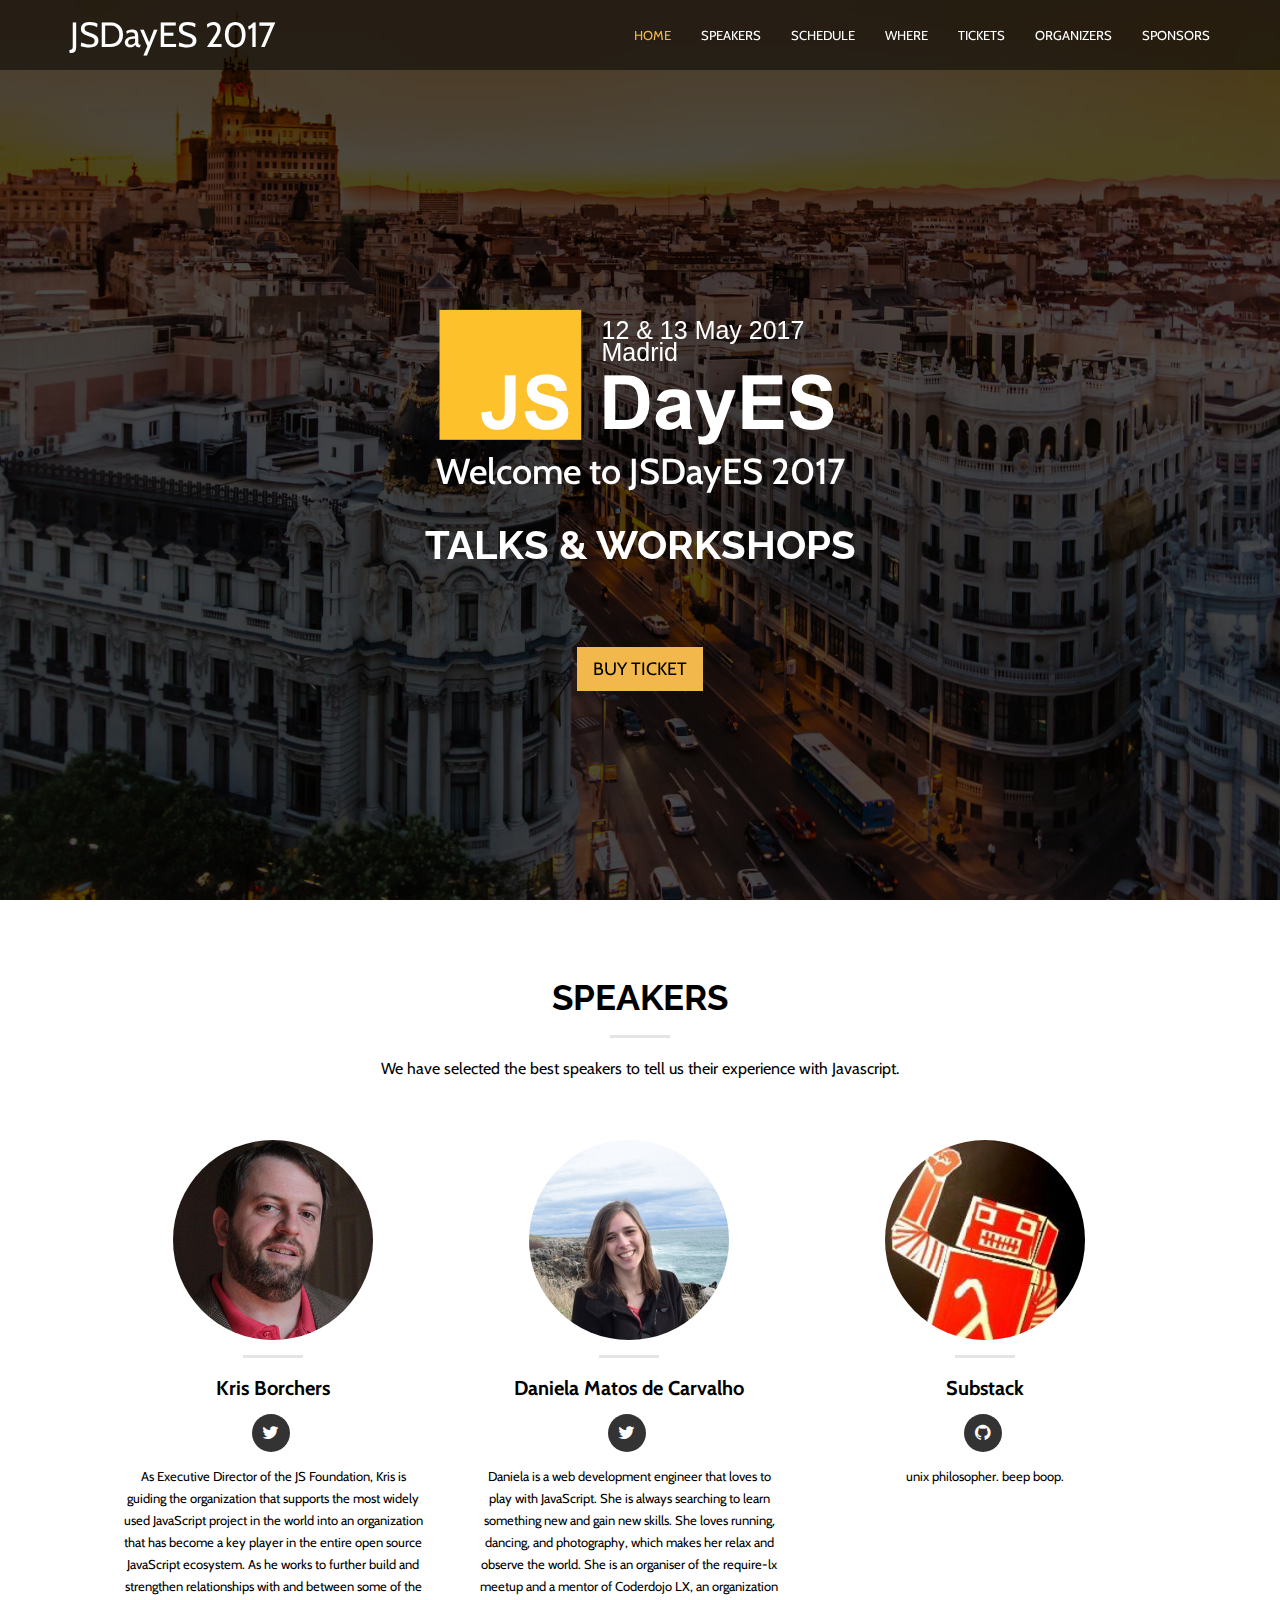
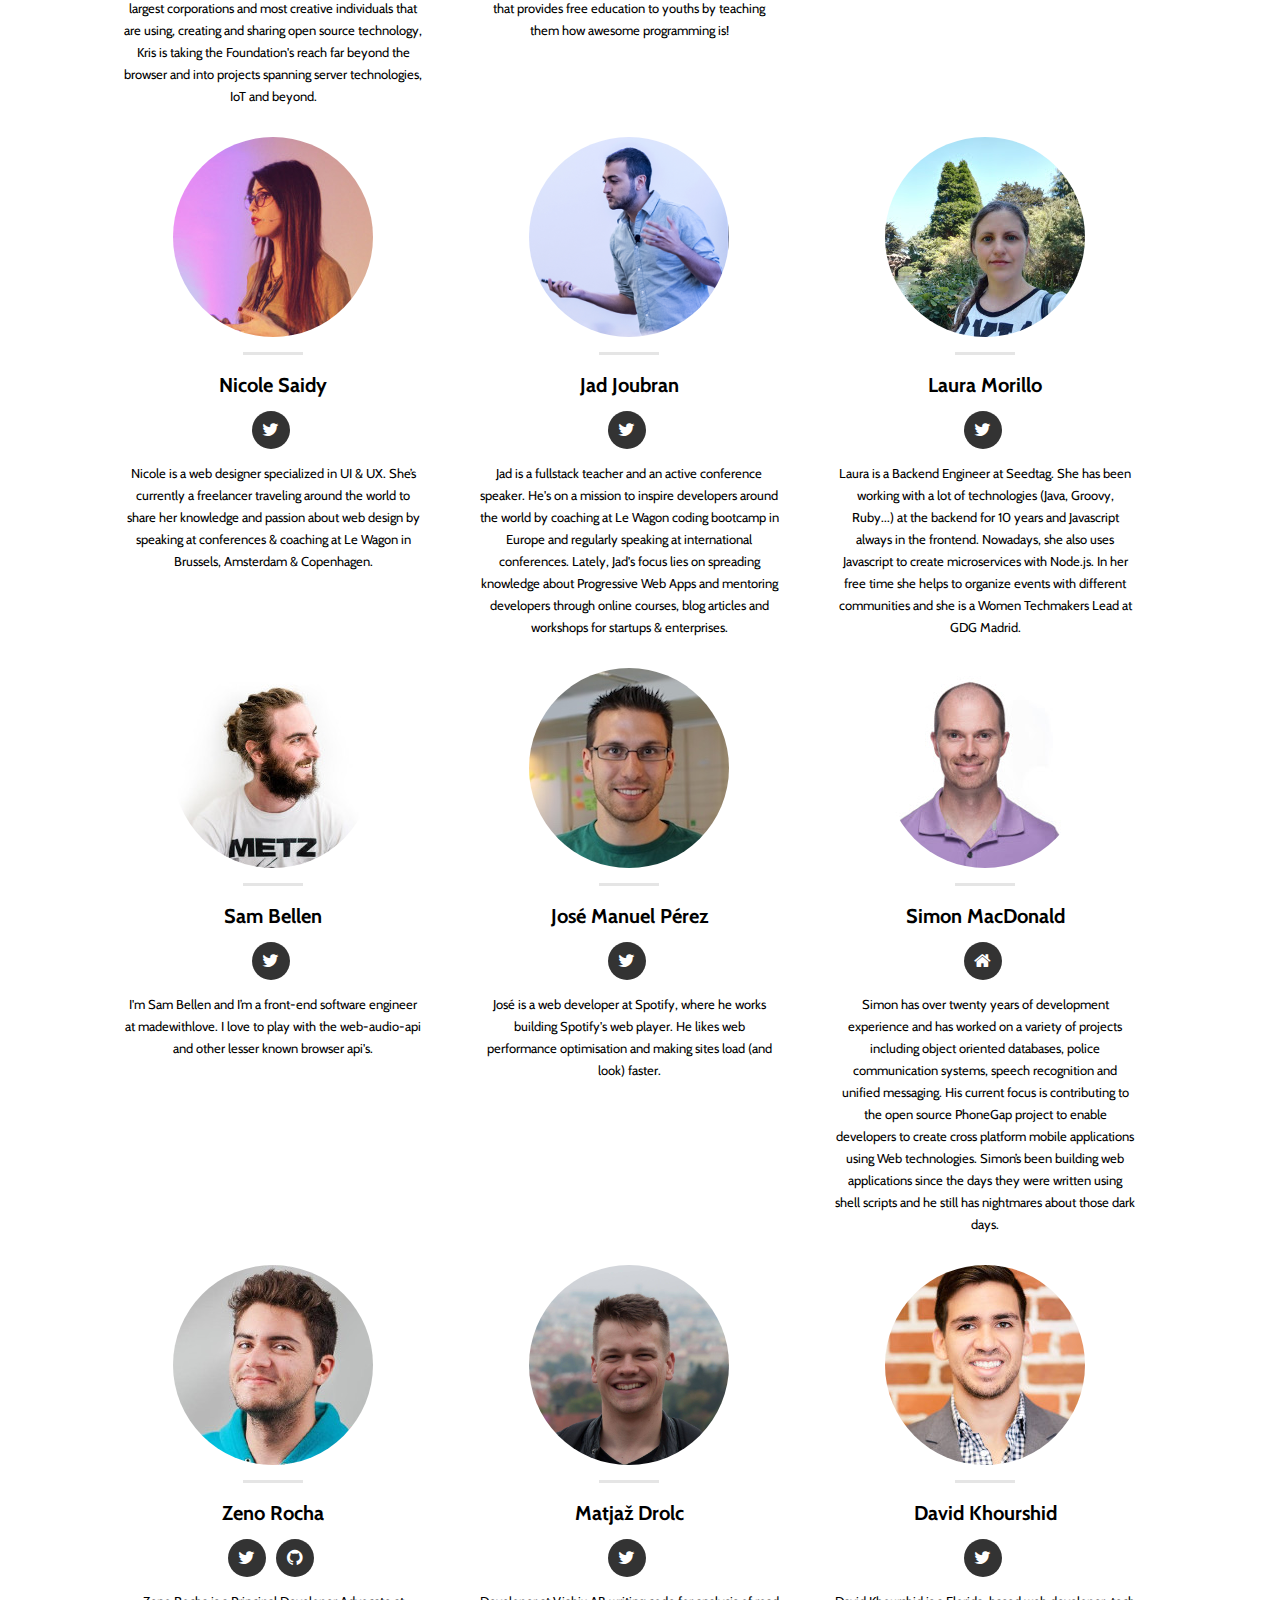
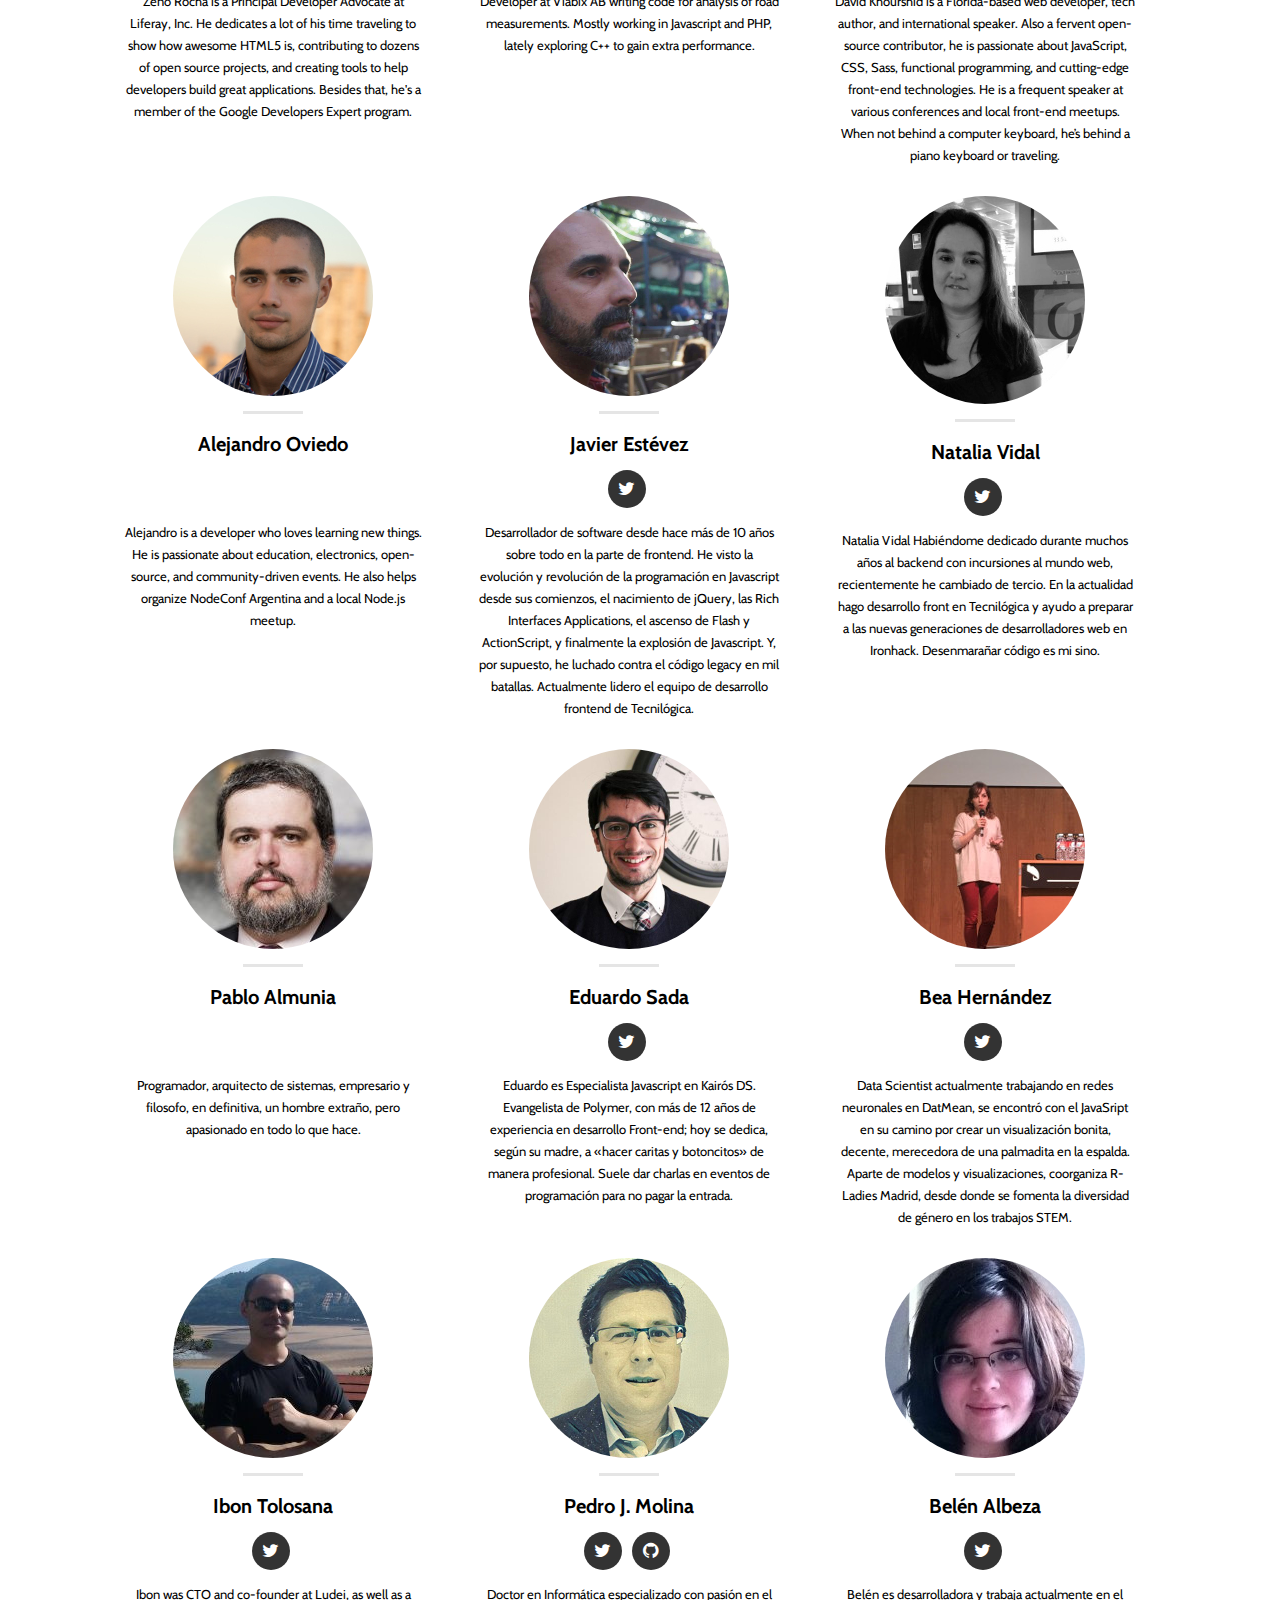
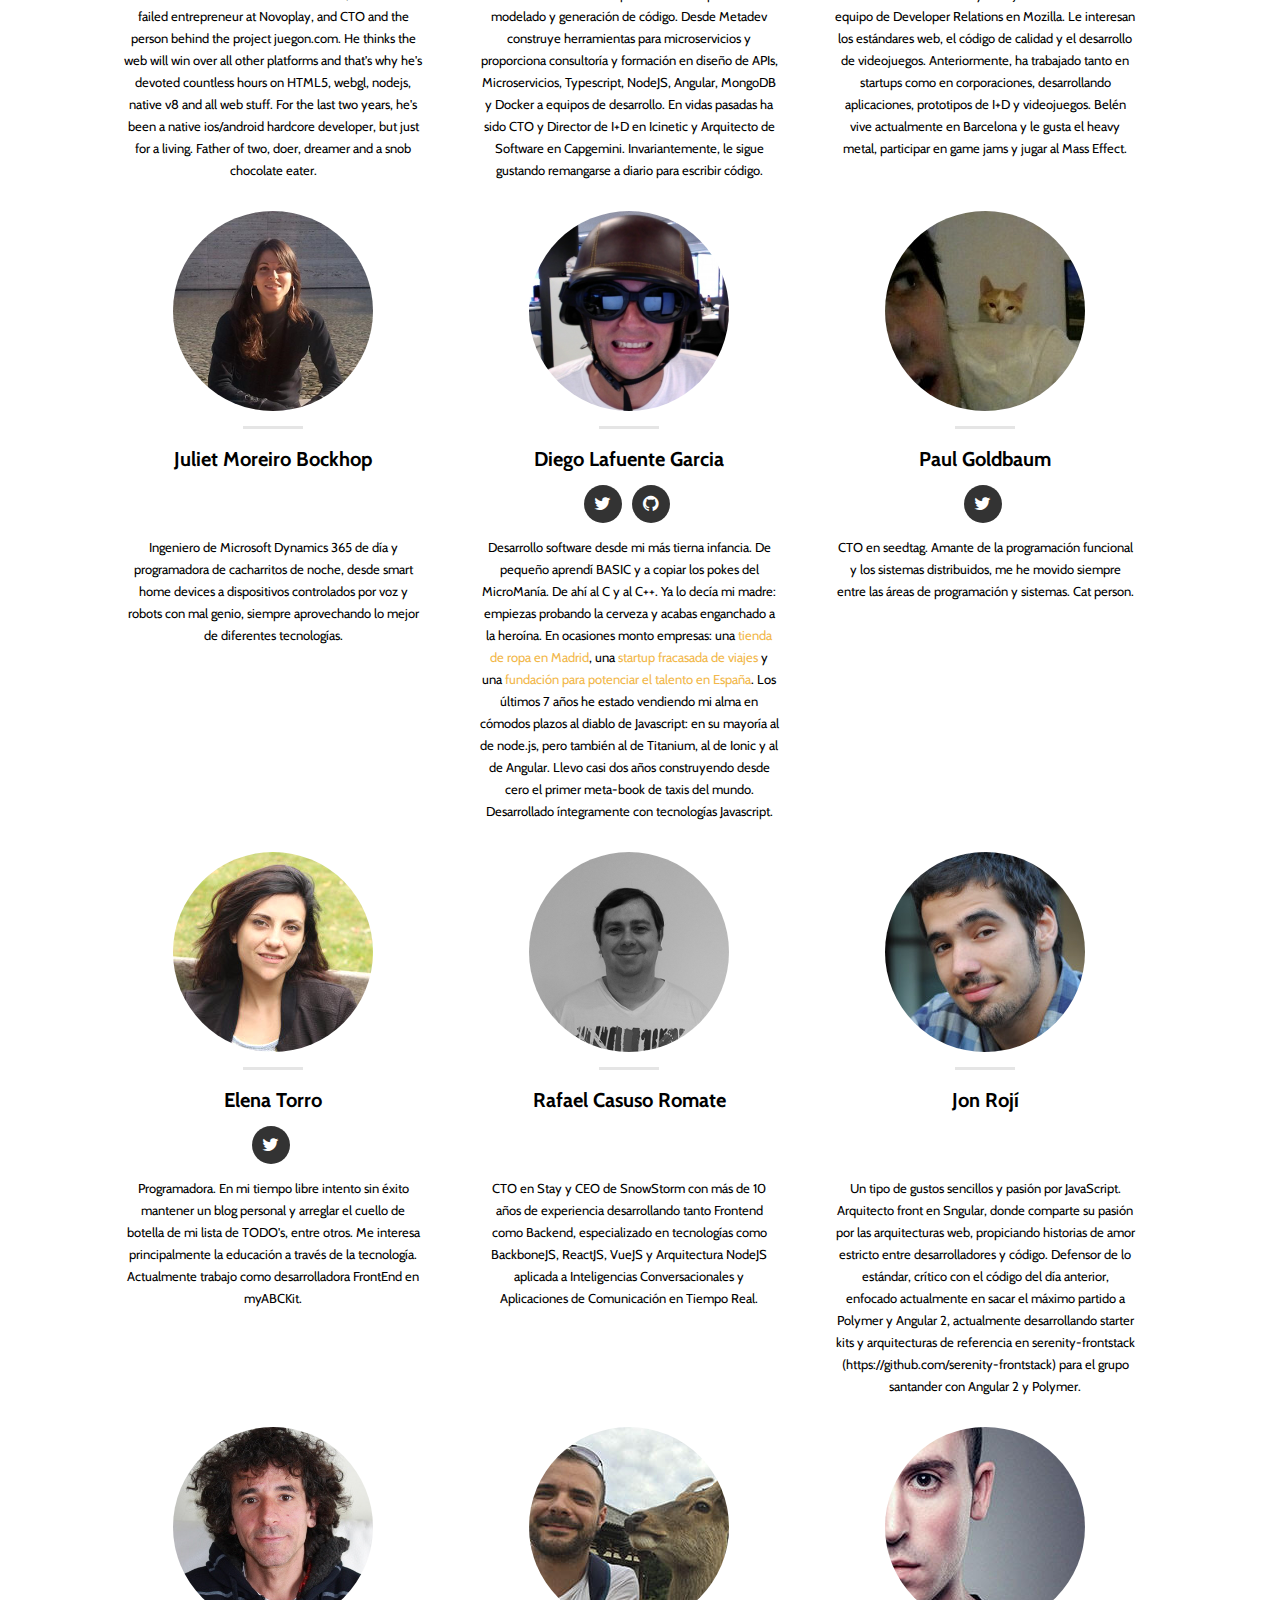
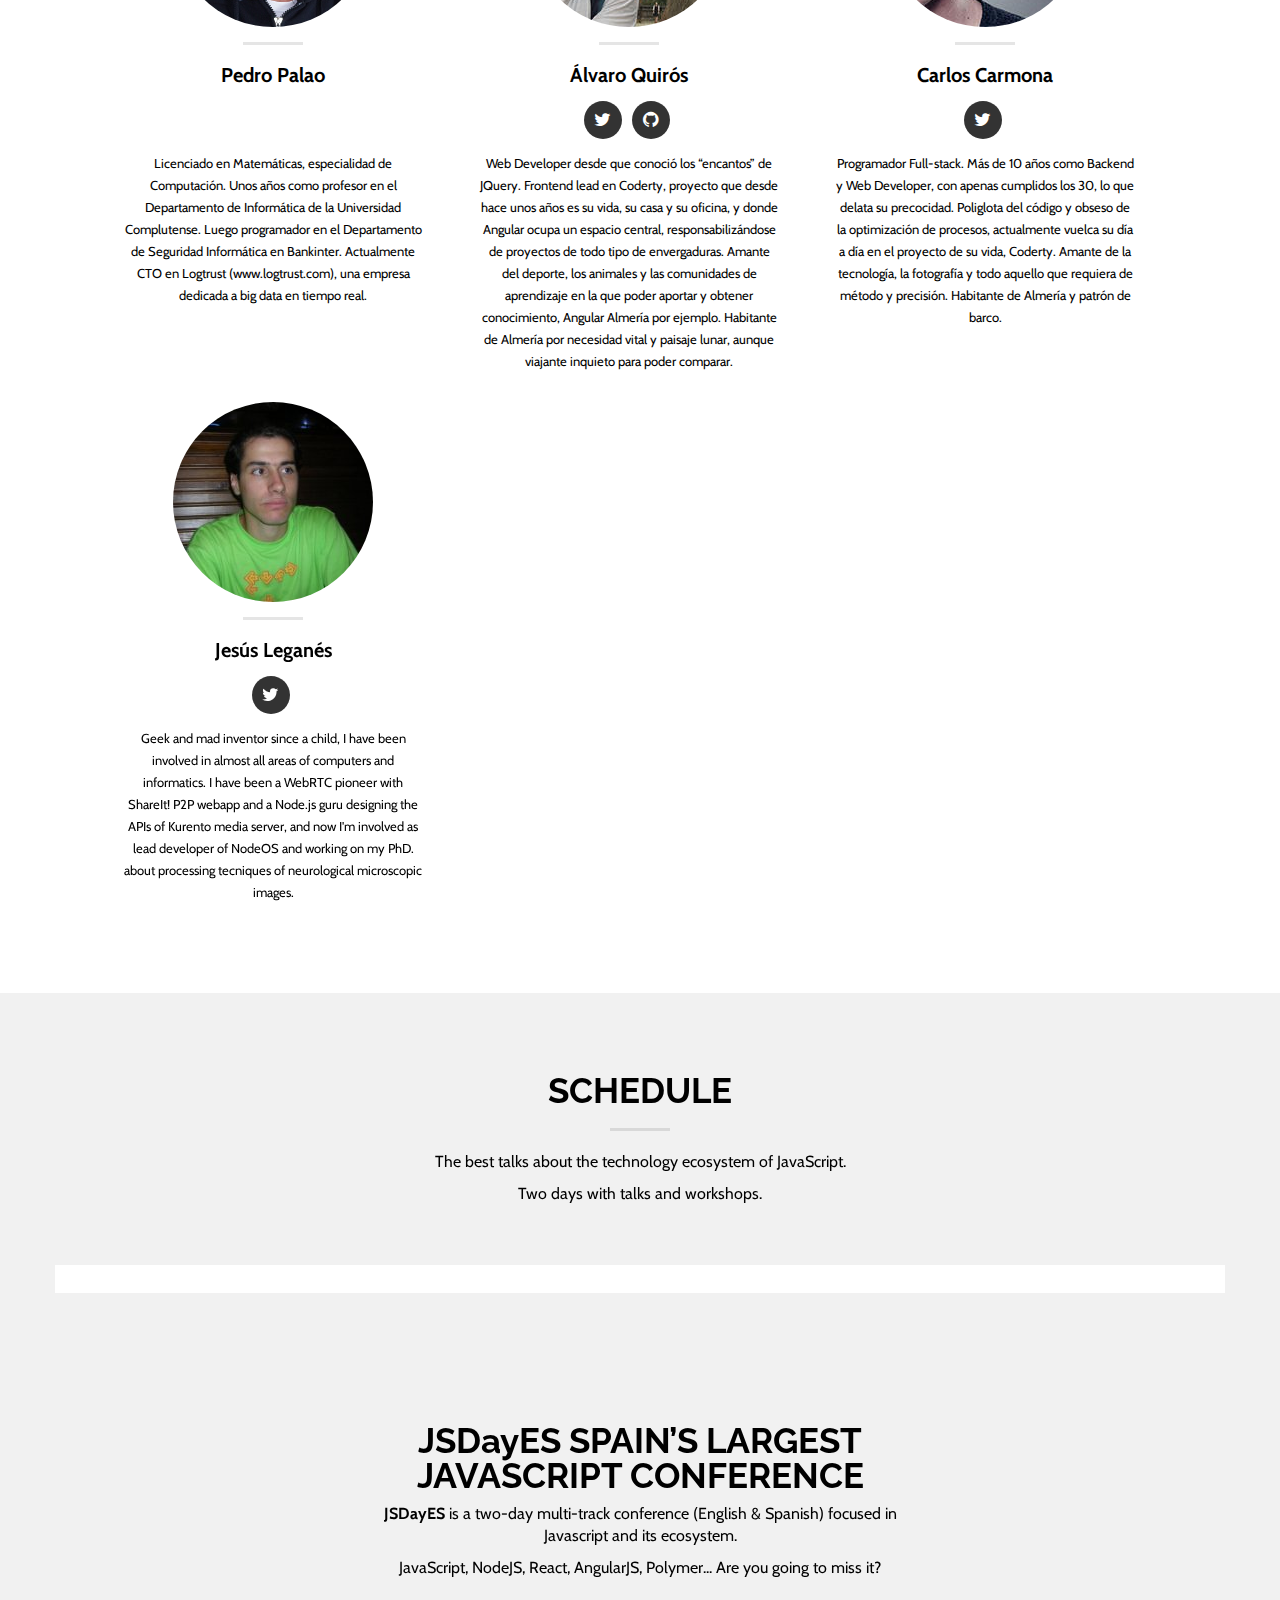
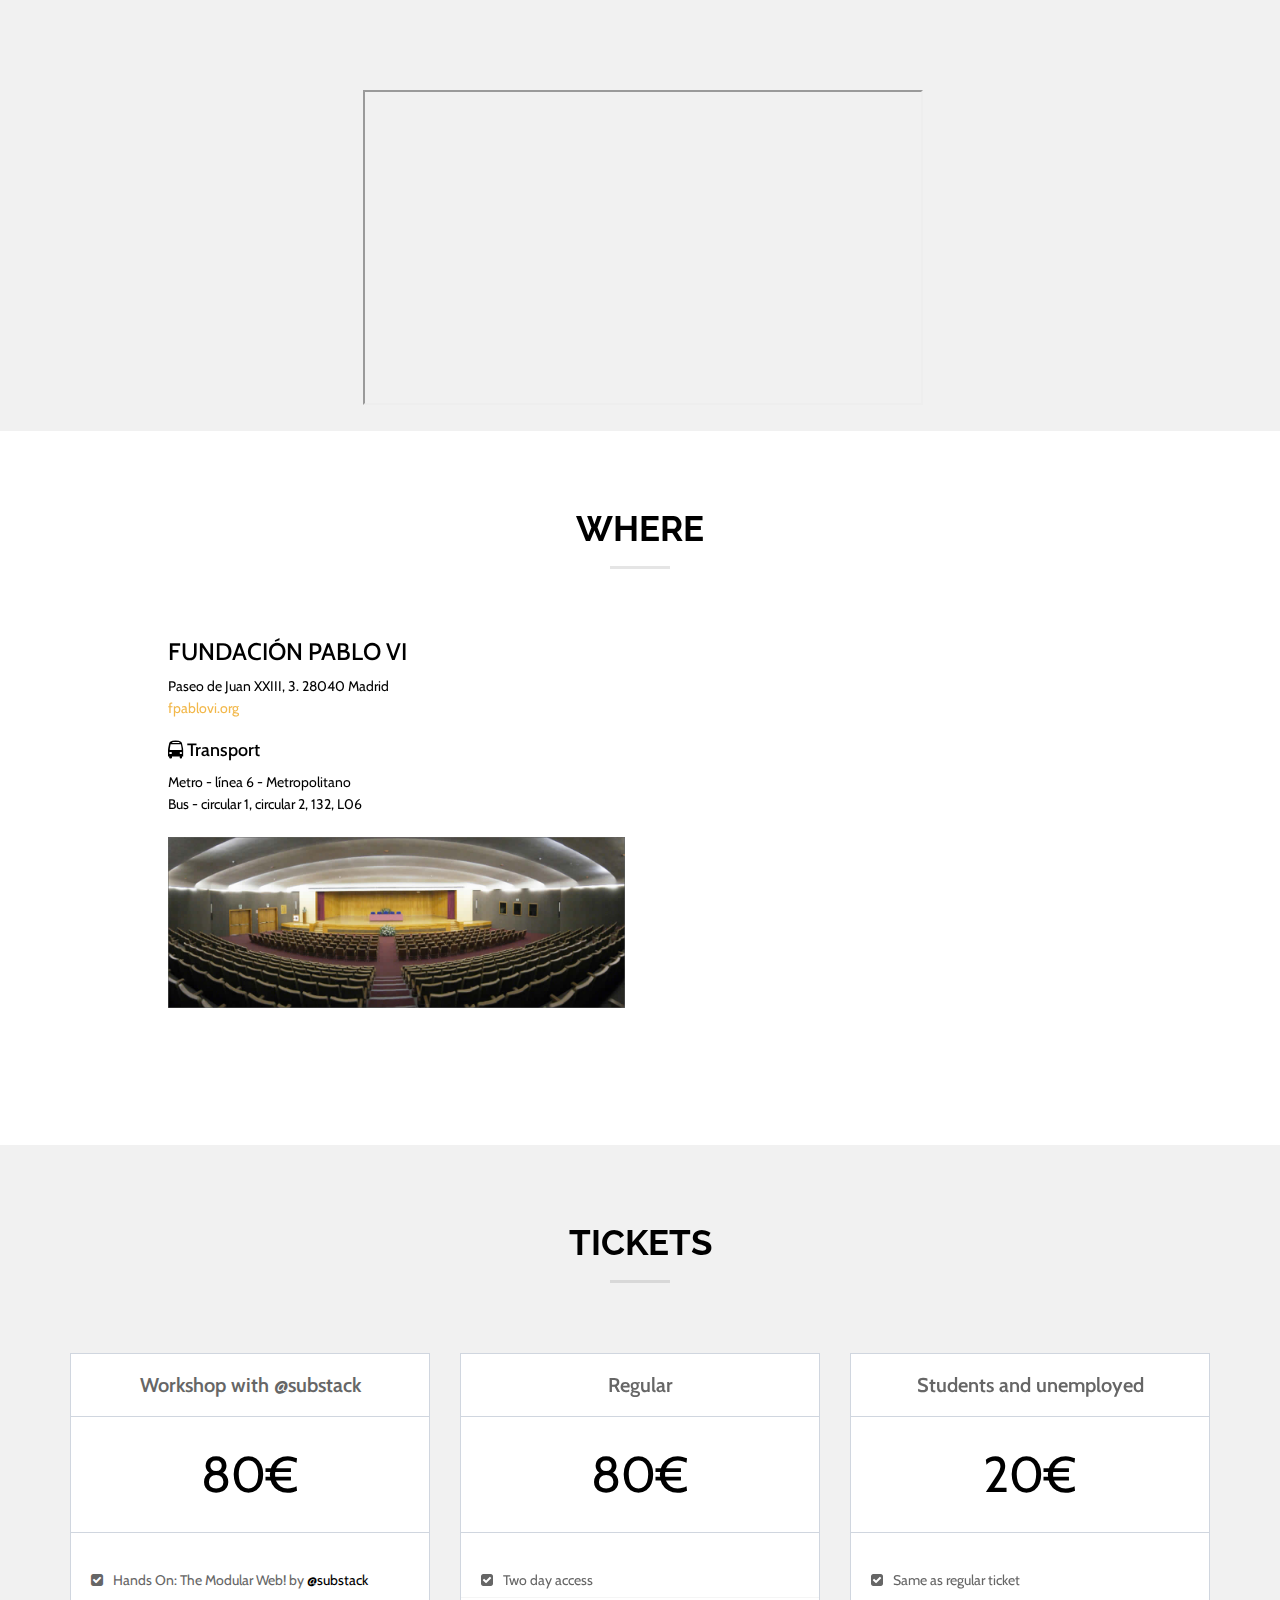
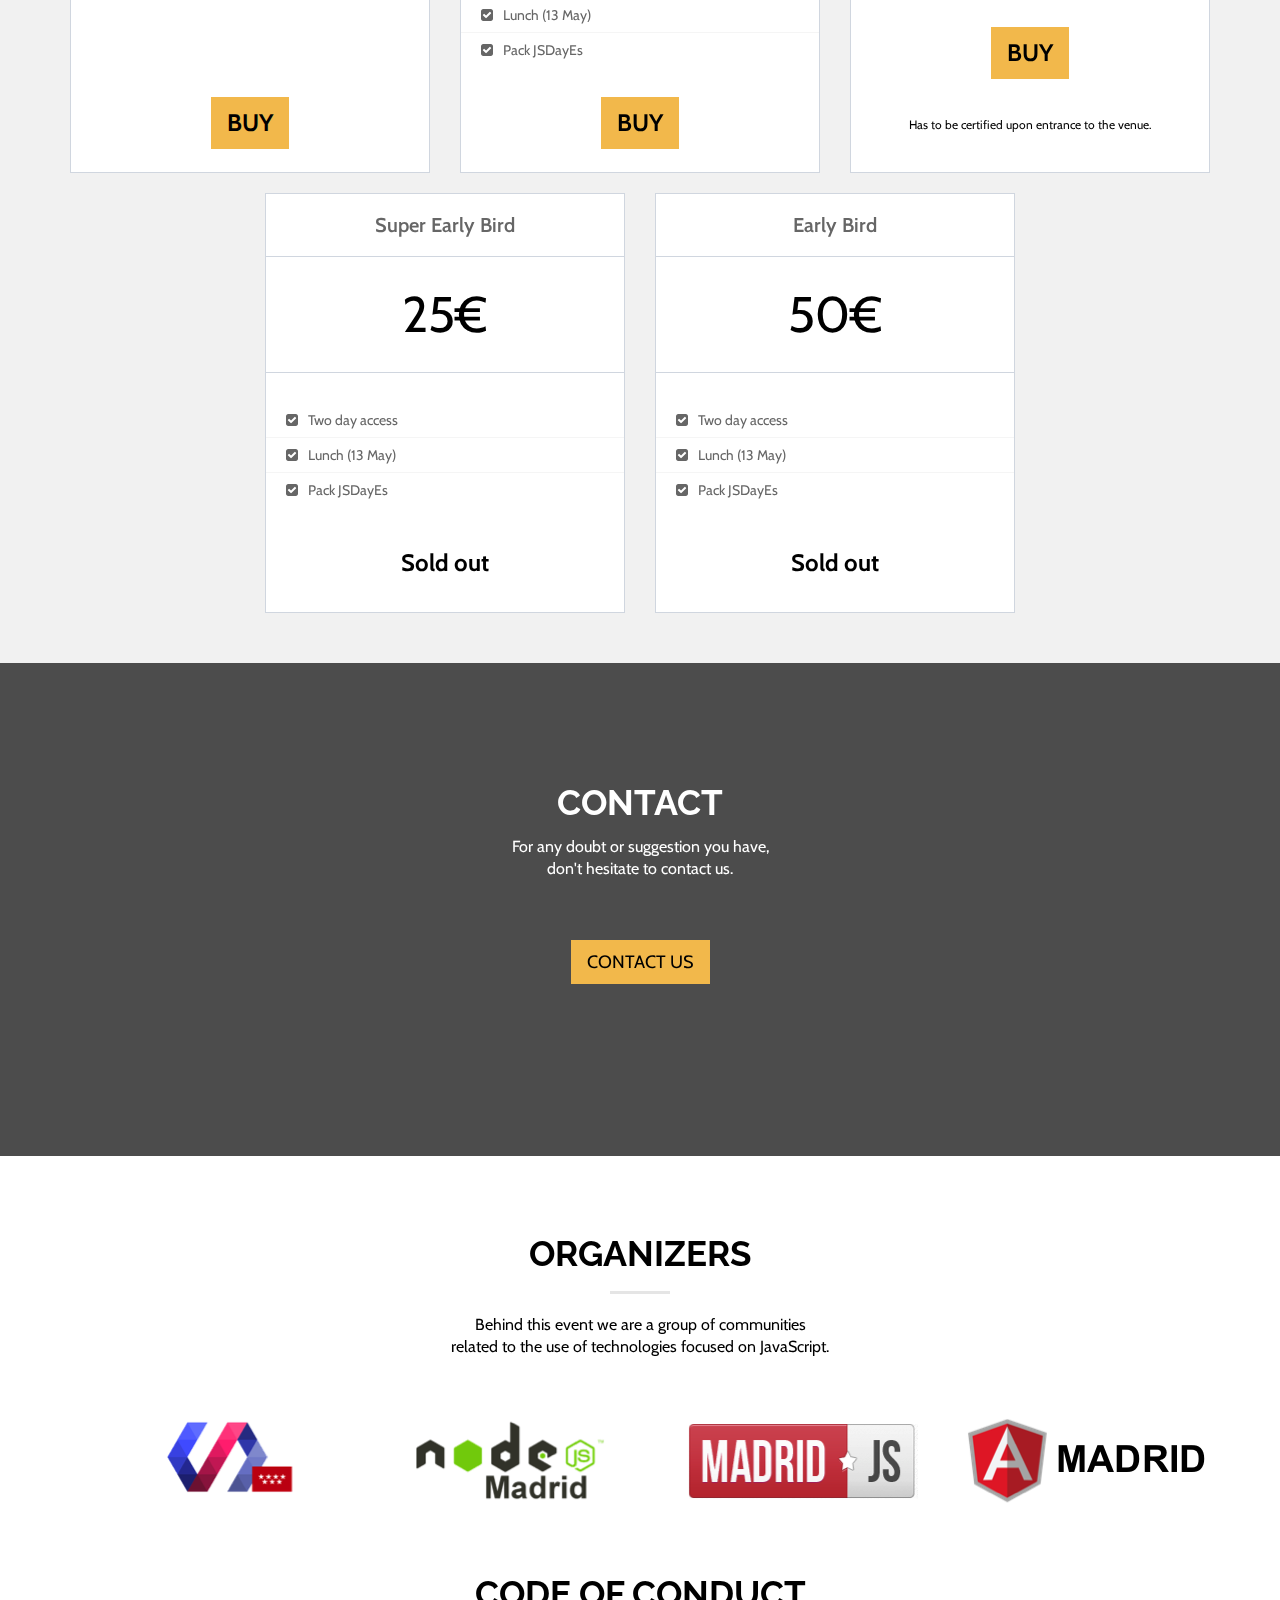
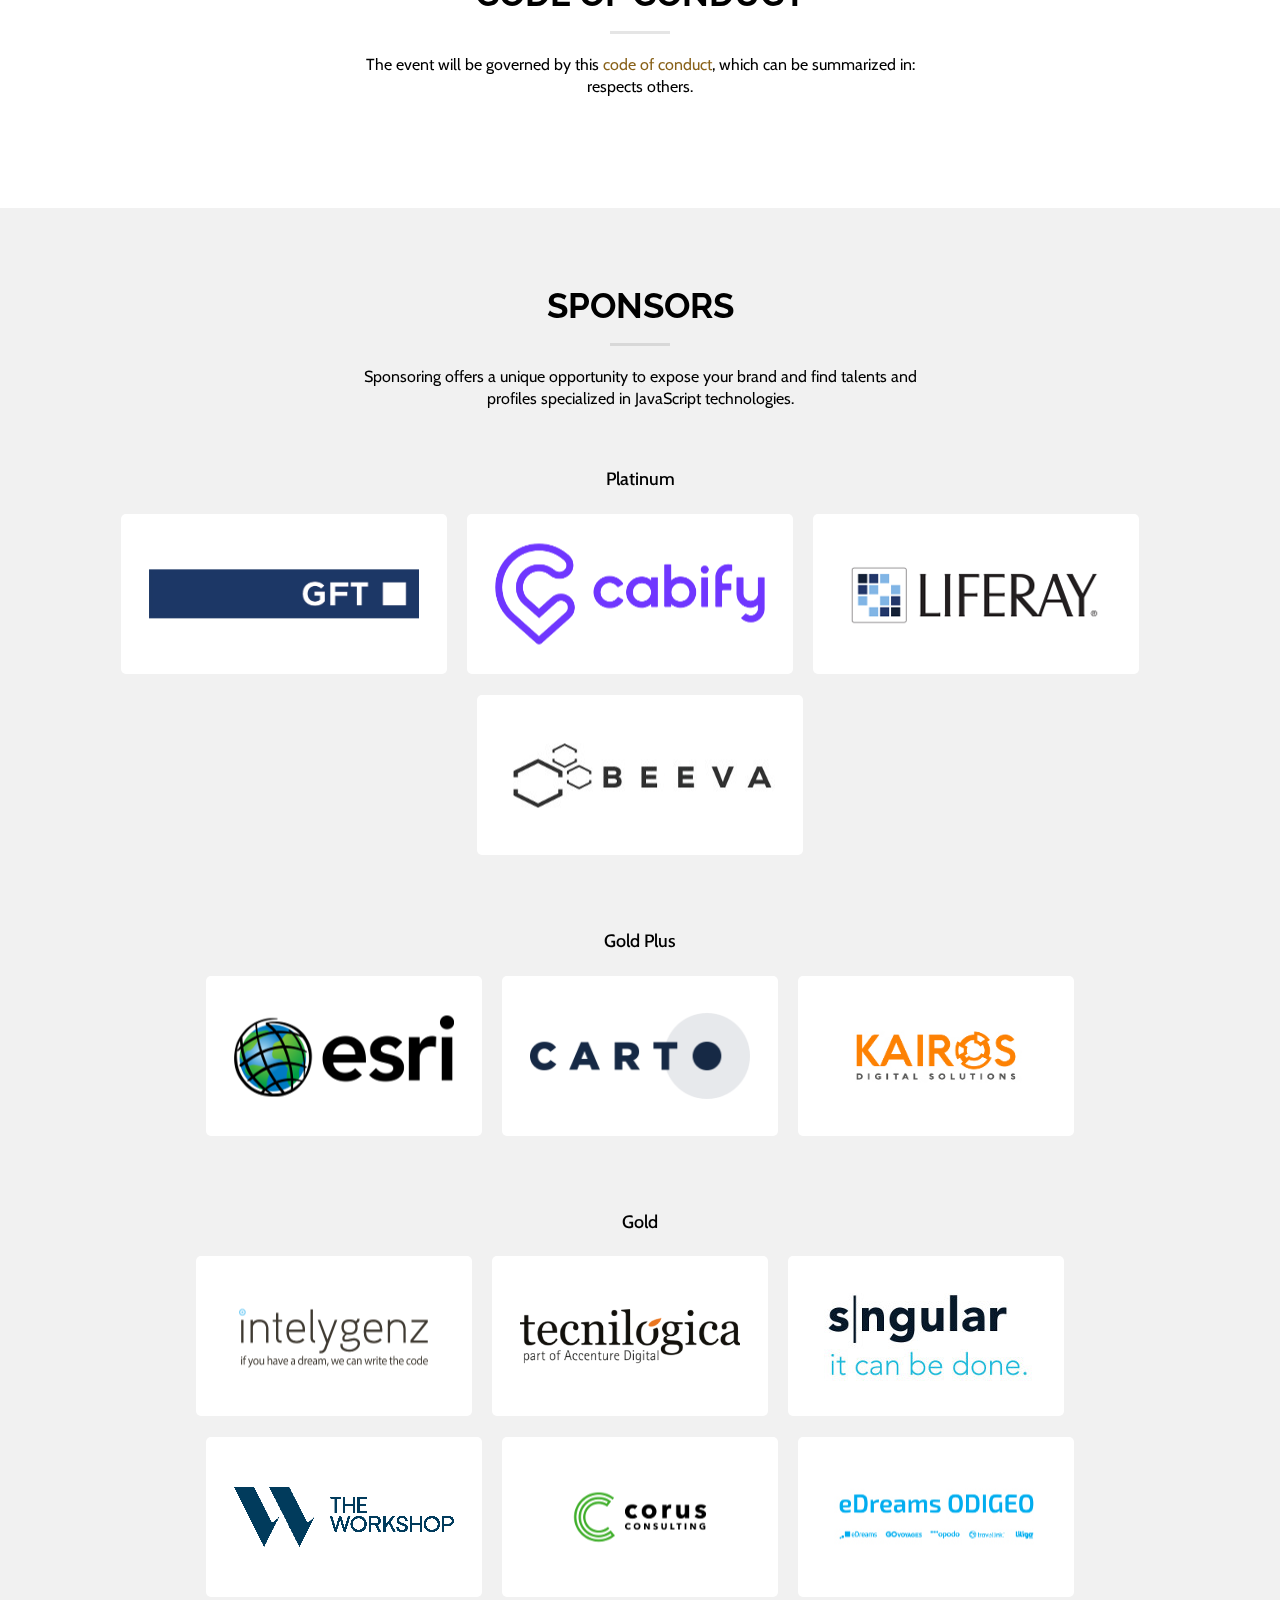
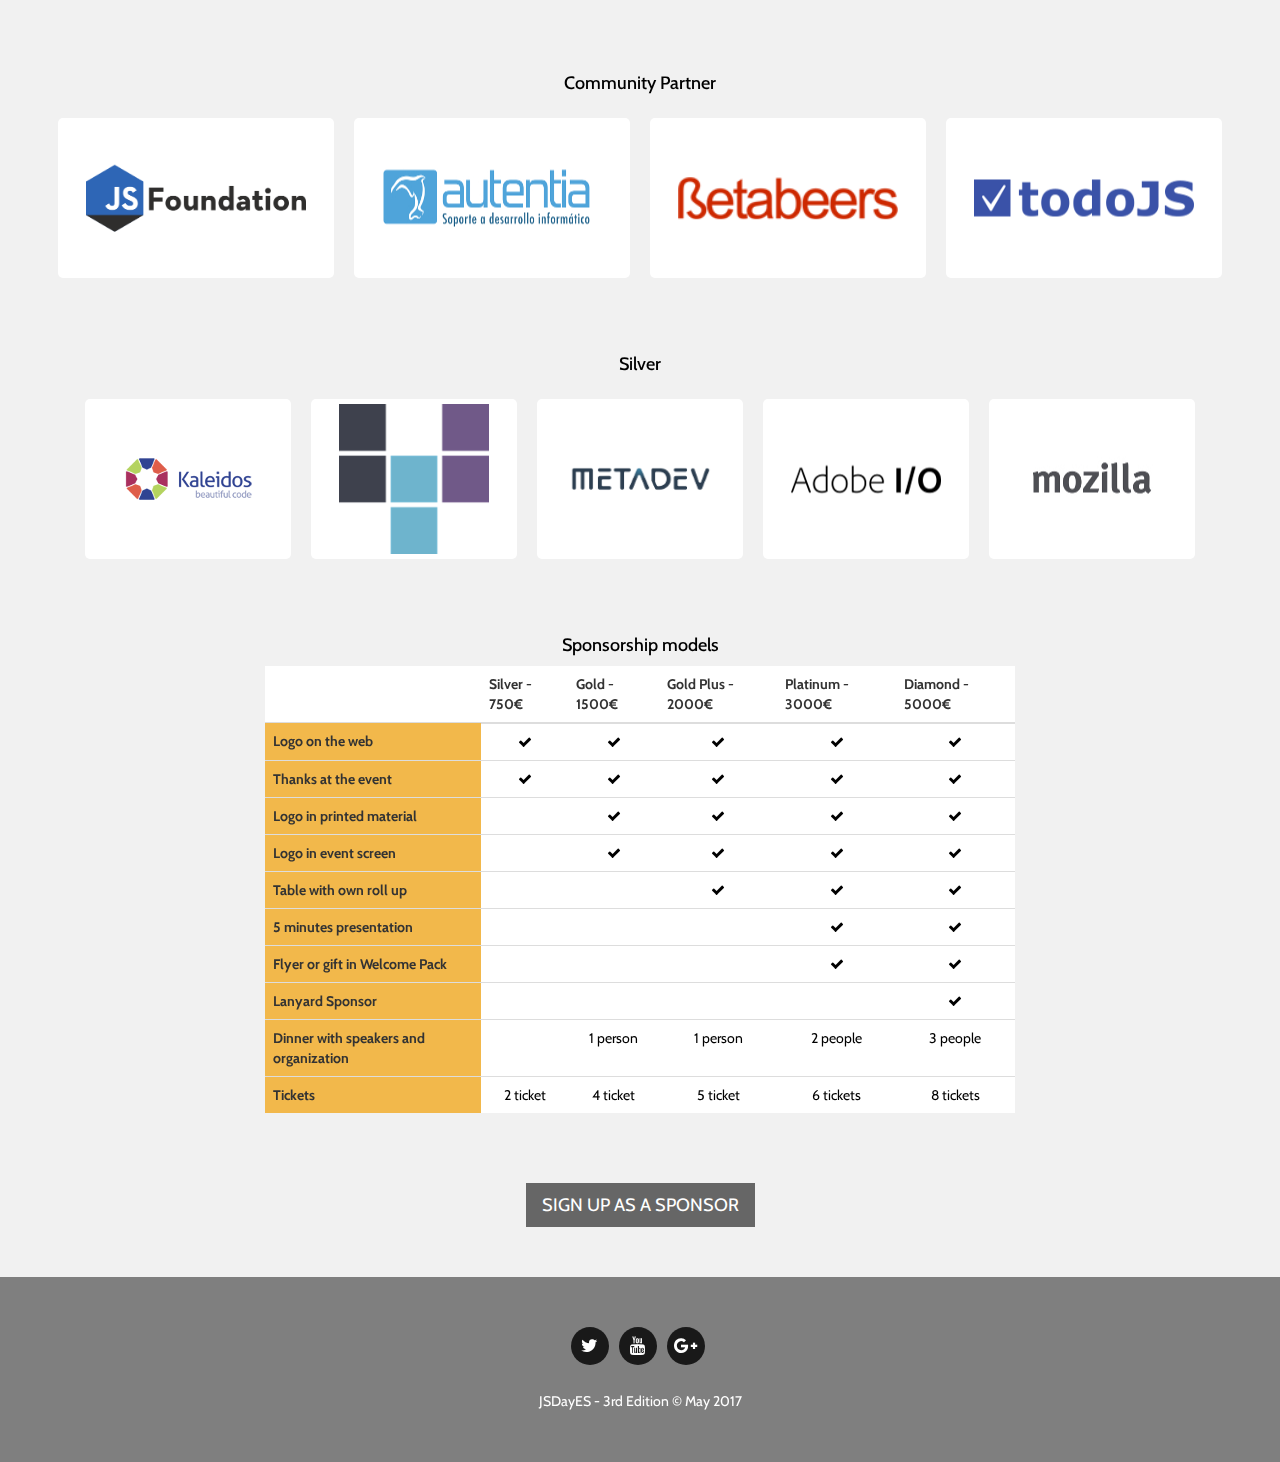
<file: index.html>
<!DOCTYPE html><html lang="en"><head><script>
        var language = navigator.language || navigator.browserLanguage;

        if(language === 'es' && window.location.href.indexOf('/es/') === -1) {
            if(window.location.href[window.location.href.length - 1] === '/') {
                window.location.href= window.location.href + 'es/';
            } else {
                window.location.href= window.location.href + '/es/';
            }
        }
        </script><link rel="icon" type="image/png" href="/favicon.png"><meta charset="utf-8"><meta http-equiv="X-UA-Compatible" content="IE=edge"><meta name="viewport" content="width=device-width, initial-scale=1"><title>JSDayES 2017</title><link rel="stylesheet" href="//fonts.googleapis.com/css?family=Raleway:400,600,500,700"><link rel="stylesheet" href="//fonts.googleapis.com/css?family=Cabin:400,400italic,500,600"><link rel="stylesheet" href="//fonts.googleapis.com/css?family=Great+Vibes"><link rel="stylesheet" href="/css/main.css"></head><body data-spy="scroll" class="lang-en"><nav class="navbar navbar-default navbar-fixed-top"><div class="container"><div class="navbar-header"><button type="button" class="navbar-toggle collapsed" data-toggle="collapse" data-target="#navbar" aria-controls="navbar"><span class="sr-only">Change navigation state</span> <span class="icon-bar"></span> <span class="icon-bar"></span> <span class="icon-bar"></span></button> <a class="navbar-brand" href="#">JSDayES 2017</a></div><div id="navbar" class="navbar-collapse collapse"><ul class="nav navbar-nav scroll-to navbar-right"><li><a href="#home">Home</a></li><li><a href="#speakers">Speakers</a></li><li><a href="#schedule">Schedule</a></li><li><a href="#where">Where</a></li><li><a href="#tickets">Tickets</a></li><li><a href="#organizers">Organizers</a></li><li><a href="#sponsors">Sponsors</a></li></ul></div></div></nav><section id="home" class="home-section"><div class="home-inner shadow"><div class="container"><div class="row"><div class="col-sm-8 col-sm-offset-2 text-center"><div class="overImg welcome"><div class="welcomeLogo"><img src="/img/logo.png" class="img-logo" alt="Logo JSDay 2017"> <span class="date">12 & 13 May 2017<br>Madrid</span></div><h1>Welcome to JSDayES 2017</h1><div class="flexslider intro-slider"><ul class="slides"><li>Talks & Workshops</li><li class="large">JavaScript, NodeJS, AngularJS, Polymer...</li></ul></div><div class="text-center"><a class="btn btn-lg btn-yellow" target="_blank" href="https://www.koliseo.com/jsdayes/jsdayes-2017">Buy Ticket</a></div></div></div></div></div></div></section><section id="speakers" class="speakers-section"><div class="container"><div class="row"><div class="col-sm-6 col-sm-offset-3 center-title text-center"><h2>Speakers</h2><span class="center-line"></span><p>We have selected the best speakers to tell us their experience with Javascript.</p></div></div><div class="row"><ul class="speakers"><li><div class="img-speaker-box"><img src="/img/speakers/speaker1.jpeg" width="200" class="img-circle" alt="Kris Borchers"> <span class="center-line"></span><h3 class="speaker-name">Kris Borchers</h3><div class="text-center"><ul class="list-inline social"><li><a href="https://twitter.com/kborchers"><span class="sr-only">Twitter Kris Borchers</span> <i class="fa fa-twitter"></i></a></li></ul></div><p class="speaker-bio">As Executive Director of the JS Foundation, Kris is guiding the organization that supports the most widely used JavaScript project in the world into an organization that has become a key player in the entire open source JavaScript ecosystem. As he works to further build and strengthen relationships with and between some of the largest corporations and most creative individuals that are using, creating and sharing open source technology, Kris is taking the Foundation's reach far beyond the browser and into projects spanning server technologies, IoT and beyond.</p></div></li><li><div class="img-speaker-box"><img src="/img/speakers/speaker2.JPG" width="200" class="img-circle" alt="Daniela Matos de Carvalho"> <span class="center-line"></span><h3 class="speaker-name">Daniela Matos de Carvalho</h3><div class="text-center"><ul class="list-inline social"><li><a href="https://twitter.com/sericaia"><span class="sr-only">Twitter Kris Borchers</span> <i class="fa fa-twitter"></i></a></li></ul></div><p class="speaker-bio">Daniela is a web development engineer that loves to play with JavaScript. She is always searching to learn something new and gain new skills. She loves running, dancing, and photography, which makes her relax and observe the world. She is an organiser of the require-lx meetup and a mentor of Coderdojo LX, an organization that provides free education to youths by teaching them how awesome programming is!</p></div></li><li><div class="img-speaker-box"><img src="/img/speakers/speaker3.jpeg" width="200" class="img-circle" alt="substack"> <span class="center-line"></span><h3 class="speaker-name">Substack</h3><div class="text-center"><ul class="list-inline social"><li><a href="https://github.com/substack"><span class="sr-only">Github Substack</span> <i class="fa fa-github"></i></a></li></ul></div><p class="speaker-bio">unix philosopher. beep boop.</p></div></li><li><div class="img-speaker-box"><img src="/img/speakers/speaker8.jpg" width="200" class="img-circle" alt="Nicole Saidy"> <span class="center-line"></span><h3 class="speaker-name">Nicole Saidy</h3><div class="text-center"><ul class="list-inline social"><li><a href="https://twitter.com/nicolesaidy"><span class="sr-only">Twitter Nicole Saidy</span> <i class="fa fa-twitter"></i></a></li></ul></div><p class="speaker-bio">Nicole is a web designer specialized in UI & UX. She’s currently a freelancer traveling around the world to share her knowledge and passion about web design by speaking at conferences & coaching at Le Wagon in Brussels, Amsterdam & Copenhagen.</p></div></li><li><div class="img-speaker-box"><img src="/img/speakers/speaker9.png" width="200" class="img-circle" alt="Jad Joubran"> <span class="center-line"></span><h3 class="speaker-name">Jad Joubran</h3><div class="text-center"><ul class="list-inline social"><li><a href="https://twitter.com/JoubranJad"><span class="sr-only">Twitter Jad Joubran</span> <i class="fa fa-twitter"></i></a></li></ul></div><p class="speaker-bio">Jad is a fullstack teacher and an active conference speaker. He's on a mission to inspire developers around the world by coaching at Le Wagon coding bootcamp in Europe and regularly speaking at international conferences. Lately, Jad's focus lies on spreading knowledge about Progressive Web Apps and mentoring developers through online courses, blog articles and workshops for startups & enterprises.</p></div></li><li><div class="img-speaker-box"><img src="/img/speakers/speaker15.jpg" width="200" class="img-circle" alt="Laura Morillo"> <span class="center-line"></span><h3 class="speaker-name">Laura Morillo</h3><div class="text-center"><ul class="list-inline social"><li><a href="https://twitter.com/laura_morillo"><span class="sr-only">Twitter Laura Morillo</span> <i class="fa fa-twitter"></i></a></li></ul></div><p class="speaker-bio">Laura is a Backend Engineer at Seedtag. She has been working with a lot of technologies (Java, Groovy, Ruby...) at the backend for 10 years and Javascript always in the frontend. Nowadays, she also uses Javascript to create microservices with Node.js. In her free time she helps to organize events with different communities and she is a Women Techmakers Lead at GDG Madrid.</p></div></li><li><div class="img-speaker-box"><img src="/img/speakers/speaker7.jpeg" width="200" class="img-circle" alt="Sam Bellen"> <span class="center-line"></span><h3 class="speaker-name">Sam Bellen</h3><div class="text-center"><ul class="list-inline social"><li><a href="https://twitter.com/sambego"><span class="sr-only">Twitter Sam Bellen</span> <i class="fa fa-twitter"></i></a></li></ul></div><p class="speaker-bio">I'm Sam Bellen and I’m a front-end software engineer at madewithlove. I love to play with the web-audio-api and other lesser known browser api's.</p></div></li><li><div class="img-speaker-box"><img src="/img/speakers/speaker19.jpg" width="200" class="img-circle" alt="José Manuel Pérez"> <span class="center-line"></span><h3 class="speaker-name">José Manuel Pérez</h3><div class="text-center"><ul class="list-inline social"><li><a href="https://twitter.com/jmperezperez"><span class="sr-only">Twitter José Manuel Pérez</span> <i class="fa fa-twitter"></i></a></li></ul></div><p class="speaker-bio">José is a web developer at Spotify, where he works building Spotify's web player. He likes web performance optimisation and making sites load (and look) faster.</p></div></li><li><div class="img-speaker-box"><img src="/img/speakers/speaker20.jpg" width="200" class="img-circle" alt="Simon MacDonald"> <span class="center-line"></span><h3 class="speaker-name">Simon MacDonald</h3><div class="text-center"><ul class="list-inline social"><li><a href="https://www.simonmacdonald.com/"><span class="sr-only">Simon MacDonald web</span> <i class="fa fa-home"></i></a></li></ul></div><p class="speaker-bio">Simon has over twenty years of development experience and has worked on a variety of projects including object oriented databases, police communication systems, speech recognition and unified messaging. His current focus is contributing to the open source PhoneGap project to enable developers to create cross platform mobile applications using Web technologies. Simon’s been building web applications since the days they were written using shell scripts and he still has nightmares about those dark days.</p></div></li><li><div class="img-speaker-box"><img src="/img/speakers/speaker24.jpg" width="200" class="img-circle" alt="Zeno Rocha"> <span class="center-line"></span><h3 class="speaker-name">Zeno Rocha</h3><div class="text-center"><ul class="list-inline social"><li><a href="https://twitter.com/zenorocha"><span class="sr-only">Twitter Zeno Rocha</span> <i class="fa fa-twitter"></i></a></li><li><a href="https://github.com/zenorocha"><span class="sr-only">Github Zeno Rocha</span> <i class="fa fa-github"></i></a></li></ul></div><p class="speaker-bio">Zeno Rocha is a Principal Developer Advocate at Liferay, Inc. He dedicates a lot of his time traveling to show how awesome HTML5 is, contributing to dozens of open source projects, and creating tools to help developers build great applications. Besides that, he's a member of the Google Developers Expert program.</p></div></li><li><div class="img-speaker-box"><img src="/img/speakers/speaker25.jpg" width="200" class="img-circle" alt="Matjaž Drolc"> <span class="center-line"></span><h3 class="speaker-name">Matjaž Drolc</h3><div class="text-center"><ul class="list-inline social"><li><a href="https://twitter.com/MatjazDrolc"><span class="sr-only">Twitter Matjaž Drolc</span> <i class="fa fa-twitter"></i></a></li></ul></div><p class="speaker-bio">Developer at Viabix AB writing code for analysis of road measurements. Mostly working in Javascript and PHP, lately exploring C++ to gain extra performance.</p></div></li><li><div class="img-speaker-box"><img src="/img/speakers/speaker28.jpg" width="200" class="img-circle" alt="David Khourshid"> <span class="center-line"></span><h3 class="speaker-name">David Khourshid</h3><div class="text-center"><ul class="list-inline social"><li><a href="https://twitter.com/davidkpiano"><span class="sr-only">Twitter David Khourshid</span> <i class="fa fa-twitter"></i></a></li></ul></div><p class="speaker-bio">David Khourshid is a Florida-based web developer, tech author, and international speaker. Also a fervent open-source contributor, he is passionate about JavaScript, CSS, Sass, functional programming, and cutting-edge front-end technologies. He is a frequent speaker at various conferences and local front-end meetups. When not behind a computer keyboard, he’s behind a piano keyboard or traveling.</p></div></li><li><div class="img-speaker-box"><img src="/img/speakers/speaker29.jpg" width="200" class="img-circle" alt="Alejandro Oviedo"> <span class="center-line"></span><h3 class="speaker-name">Alejandro Oviedo</h3><div class="text-center"><ul class="list-inline social"></ul></div><p class="speaker-bio">Alejandro is a developer who loves learning new things. He is passionate about education, electronics, open-source, and community-driven events. He also helps organize NodeConf Argentina and a local Node.js meetup.</p></div></li><li><div class="img-speaker-box"><img src="/img/speakers/speaker30.jpg" width="200" class="img-circle" alt="Javier Estévez"> <span class="center-line"></span><h3 class="speaker-name">Javier Estévez</h3><div class="text-center"><ul class="list-inline social"><li><a href="https://twitter.com/aeroalquimia"><span class="sr-only">Twitter Javier Estévez</span> <i class="fa fa-twitter"></i></a></li></ul></div><p class="speaker-bio">Desarrollador de software desde hace más de 10 años sobre todo en la parte de frontend. He visto la evolución y revolución de la programación en Javascript desde sus comienzos, el nacimiento de jQuery, las Rich Interfaces Applications, el ascenso de Flash y ActionScript, y finalmente la explosión de Javascript. Y, por supuesto, he luchado contra el código legacy en mil batallas. Actualmente lidero el equipo de desarrollo frontend de Tecnilógica.</p></div></li><li><div class="img-speaker-box"><img src="/img/speakers/speaker31.jpg" width="200" class="img-circle" alt="Natalia Vidal"> <span class="center-line"></span><h3 class="speaker-name">Natalia Vidal</h3><div class="text-center"><ul class="list-inline social"><li><a href="https://twitter.com/erikiva"><span class="sr-only">Twitter Natalia Vidal</span> <i class="fa fa-twitter"></i></a></li></ul></div><p class="speaker-bio">Natalia Vidal Habiéndome dedicado durante muchos años al backend con incursiones al mundo web, recientemente he cambiado de tercio. En la actualidad hago desarrollo front en Tecnilógica y ayudo a preparar a las nuevas generaciones de desarrolladores web en Ironhack. Desenmarañar código es mi sino.</p></div></li><li><div class="img-speaker-box"><img src="/img/speakers/speaker32.jpg" width="200" class="img-circle" alt="Pablo Almunia"> <span class="center-line"></span><h3 class="speaker-name">Pablo Almunia</h3><div class="text-center"><ul class="list-inline social"></ul></div><p class="speaker-bio">Programador, arquitecto de sistemas, empresario y filosofo, en definitiva, un hombre extraño, pero apasionado en todo lo que hace.</p></div></li><li><div class="img-speaker-box"><img src="/img/speakers/speaker11.jpg" width="200" class="img-circle" alt="Eduardo Sada"> <span class="center-line"></span><h3 class="speaker-name">Eduardo Sada</h3><div class="text-center"><ul class="list-inline social"><li><a href="https://twitter.com/aeroalquimia"><span class="sr-only">Twitter Eduardo Sada</span> <i class="fa fa-twitter"></i></a></li></ul></div><p class="speaker-bio">Eduardo es Especialista Javascript en Kairós DS. Evangelista de Polymer, con más de 12 años de experiencia en desarrollo Front-end; hoy se dedica, según su madre, a «hacer caritas y botoncitos» de manera profesional. Suele dar charlas en eventos de programación para no pagar la entrada.</p></div></li><li><div class="img-speaker-box"><img src="/img/speakers/speaker12.jpg" width="200" class="img-circle" alt="Bea Hernández"> <span class="center-line"></span><h3 class="speaker-name">Bea Hernández</h3><div class="text-center"><ul class="list-inline social"><li><a href="https://twitter.com/chucheria"><span class="sr-only">Twitter Bea Hernández</span> <i class="fa fa-twitter"></i></a></li></ul></div><p class="speaker-bio">Data Scientist actualmente trabajando en redes neuronales en DatMean, se encontró con el JavaSript en su camino por crear un visualización bonita, decente, merecedora de una palmadita en la espalda. Aparte de modelos y visualizaciones, coorganiza R-Ladies Madrid, desde donde se fomenta la diversidad de género en los trabajos STEM.</p></div></li><li><div class="img-speaker-box"><img src="/img/speakers/speaker13.jpg" width="200" class="img-circle" alt="Ibon Tolosana"> <span class="center-line"></span><h3 class="speaker-name">Ibon Tolosana</h3><div class="text-center"><ul class="list-inline social"><li><a href="https://twitter.com/hyperandroid"><span class="sr-only">Ibon Tolosana</span> <i class="fa fa-twitter"></i></a></li></ul></div><p class="speaker-bio">Ibon was CTO and co-founder at Ludei, as well as a failed entrepreneur at Novoplay, and CTO and the person behind the project juegon.com. He thinks the web will win over all other platforms and that's why he's devoted countless hours on HTML5, webgl, nodejs, native v8 and all web stuff. For the last two years, he's been a native ios/android hardcore developer, but just for a living. Father of two, doer, dreamer and a snob chocolate eater.</p></div></li><li><div class="img-speaker-box"><img src="/img/speakers/speaker10.jpg" width="200" class="img-circle" alt="Pedro J. Molina"> <span class="center-line"></span><h3 class="speaker-name">Pedro J. Molina</h3><div class="text-center"><ul class="list-inline social"><li><a href="https://twitter.com/pmolinam"><span class="sr-only">Pedro J. Molina</span> <i class="fa fa-twitter"></i></a></li><li><a href="https://github.com/pjmolina"><span class="sr-only">Github Pedro J. Molina</span> <i class="fa fa-github"></i></a></li></ul></div><p class="speaker-bio">Doctor en Informática especializado con pasión en el modelado y generación de código. Desde Metadev construye herramientas para microservicios y proporciona consultoría y formación en diseño de APIs, Microservicios, Typescript, NodeJS, Angular, MongoDB y Docker a equipos de desarrollo. En vidas pasadas ha sido CTO y Director de I+D en Icinetic y Arquitecto de Software en Capgemini. Invariantemente, le sigue gustando remangarse a diario para escribir código.</p></div></li><li><div class="img-speaker-box"><img src="/img/speakers/speaker21.jpg" width="200" class="img-circle" alt="Belén Albeza"> <span class="center-line"></span><h3 class="speaker-name">Belén Albeza</h3><div class="text-center"><ul class="list-inline social"><li><a href="https://twitter.com/ladybenko"><span class="sr-only">Belén Albeza</span> <i class="fa fa-twitter"></i></a></li></ul></div><p class="speaker-bio">Belén es desarrolladora y trabaja actualmente en el equipo de Developer Relations en Mozilla. Le interesan los estándares web, el código de calidad y el desarrollo de videojuegos. Anteriormente, ha trabajado tanto en startups como en corporaciones, desarrollando aplicaciones, prototipos de I+D y videojuegos. Belén vive actualmente en Barcelona y le gusta el heavy metal, participar en game jams y jugar al Mass Effect.</p></div></li><li><div class="img-speaker-box"><img src="/img/speakers/speaker22.png" width="200" class="img-circle" alt="Juliet Moreiro Bockhop"> <span class="center-line"></span><h3 class="speaker-name">Juliet Moreiro Bockhop</h3><div class="text-center"><ul class="list-inline social"></ul></div><p class="speaker-bio">Ingeniero de Microsoft Dynamics 365 de día y programadora de cacharritos de noche, desde smart home devices a dispositivos controlados por voz y robots con mal genio, siempre aprovechando lo mejor de diferentes tecnologías.</p></div></li><li><div class="img-speaker-box"><img src="/img/speakers/speaker4.png" width="200" class="img-circle" alt="Diego Lafuente Garcia"> <span class="center-line"></span><h3 class="speaker-name">Diego Lafuente Garcia</h3><div class="text-center"><ul class="list-inline social"><li><a href="https://twitter.com/tufosa"><span class="sr-only">Twitter Diego Lafuente Garcia</span> <i class="fa fa-twitter"></i></a></li><li><a href="https://github.com/DiegoTUI"><span class="sr-only">Github Diego Lafuente Garcia</span> <i class="fa fa-github"></i></a></li></ul></div><p class="speaker-bio">Desarrollo software desde mi más tierna infancia. De pequeño aprendí BASIC y a copiar los pokes del MicroManía. De ahí al C y al C++. Ya lo decía mi madre: empiezas probando la cerveza y acabas enganchado a la heroína. En ocasiones monto empresas: una <a target="_blank" href="http://makingthings.es/">tienda de ropa en Madrid</a>, una <a href="http://www.bookaplan.com/" target="_blank">startup fracasada de viajes</a> y una <a href="http://www.acelerame.org/">fundación para potenciar el talento en España</a>. Los últimos 7 años he estado vendiendo mi alma en cómodos plazos al diablo de Javascript: en su mayoría al de node.js, pero también al de Titanium, al de Ionic y al de Angular. Llevo casi dos años construyendo desde cero el primer meta-book de taxis del mundo. Desarrollado íntegramente con tecnologías Javascript.</p></div></li><li><div class="img-speaker-box"><img src="/img/speakers/speaker16.jpg" width="200" class="img-circle" alt="Paul Goldbaum"> <span class="center-line"></span><h3 class="speaker-name">Paul Goldbaum</h3><div class="text-center"><ul class="list-inline social"><li><a href="https://twitter.com/paulgoldbaum"><span class="sr-only">Twitter Paul Goldbaum</span> <i class="fa fa-twitter"></i></a></li></ul></div><p class="speaker-bio">CTO en seedtag. Amante de la programación funcional y los sistemas distribuidos, me he movido siempre entre las áreas de programación y sistemas. Cat person.</p></div></li><li><div class="img-speaker-box"><img src="/img/speakers/speaker27.jpg" width="200" class="img-circle" alt="Elena Torro"> <span class="center-line"></span><h3 class="speaker-name">Elena Torro</h3><div class="text-center"><ul class="list-inline social"><li><a href="https://twitter.com/Eletorro"><span class="sr-only">Twitter Elena Torro</span> <i class="fa fa-twitter"></i></a></li></ul></div><p class="speaker-bio">Programadora. En mi tiempo libre intento sin éxito mantener un blog personal y arreglar el cuello de botella de mi lista de TODO's, entre otros. Me interesa principalmente la educación a través de la tecnología. Actualmente trabajo como desarrolladora FrontEnd en myABCKit.</p></div></li><li><div class="img-speaker-box"><img src="/img/speakers/speaker5.png" width="200" class="img-circle" alt="Rafael Casuso Romate"> <span class="center-line"></span><h3 class="speaker-name">Rafael Casuso Romate</h3><div class="text-center"><ul class="list-inline social"></ul></div><p class="speaker-bio">CTO en Stay y CEO de SnowStorm con más de 10 años de experiencia desarrollando tanto Frontend como Backend, especializado en tecnologías como BackboneJS, ReactJS, VueJS y Arquitectura NodeJS aplicada a Inteligencias Conversacionales y Aplicaciones de Comunicación en Tiempo Real.</p></div></li><li><div class="img-speaker-box"><img src="/img/speakers/speaker6.jpg" width="200" class="img-circle" alt="Jon Rojí"> <span class="center-line"></span><h3 class="speaker-name">Jon Rojí</h3><div class="text-center"><ul class="list-inline social"></ul></div><p class="speaker-bio">Un tipo de gustos sencillos y pasión por JavaScript. Arquitecto front en Sngular, donde comparte su pasión por las arquitecturas web, propiciando historias de amor estricto entre desarrolladores y código. Defensor de lo estándar, crítico con el código del día anterior, enfocado actualmente en sacar el máximo partido a Polymer y Angular 2, actualmente desarrollando starter kits y arquitecturas de referencia en serenity-frontstack (https://github.com/serenity-frontstack) para el grupo santander con Angular 2 y Polymer.</p></div></li><li><div class="img-speaker-box"><img src="/img/speakers/speaker14.jpeg" width="200" class="img-circle" alt="Pedro Palao"> <span class="center-line"></span><h3 class="speaker-name">Pedro Palao</h3><div class="text-center"><ul class="list-inline social"></ul></div><p class="speaker-bio">Licenciado en Matemáticas, especialidad de Computación. Unos años como profesor en el Departamento de Informática de la Universidad Complutense. Luego programador en el Departamento de Seguridad Informática en Bankinter. Actualmente CTO en Logtrust (www.logtrust.com), una empresa dedicada a big data en tiempo real.</p></div></li><li><div class="img-speaker-box"><img src="/img/speakers/speaker17.jpg" width="200" class="img-circle" alt="Álvaro Quirós"> <span class="center-line"></span><h3 class="speaker-name">Álvaro Quirós</h3><div class="text-center"><ul class="list-inline social"><li><a href="https://twitter.com/alodev"><span class="sr-only">Twitter Álvaro Quirós</span> <i class="fa fa-twitter"></i></a></li><li><a href="https://github.com/alo"><span class="sr-only">Github Álvaro Quirós</span> <i class="fa fa-github"></i></a></li></ul></div><p class="speaker-bio">Web Developer desde que conoció los “encantos” de JQuery. Frontend lead en Coderty, proyecto que desde hace unos años es su vida, su casa y su oficina, y donde Angular ocupa un espacio central, responsabilizándose de proyectos de todo tipo de envergaduras. Amante del deporte, los animales y las comunidades de aprendizaje en la que poder aportar y obtener conocimiento, Angular Almería por ejemplo. Habitante de Almería por necesidad vital y paisaje lunar, aunque viajante inquieto para poder comparar.</p></div></li><li><div class="img-speaker-box"><img src="/img/speakers/speaker18.jpg" width="200" class="img-circle" alt="Carlos Carmona"> <span class="center-line"></span><h3 class="speaker-name">Carlos Carmona</h3><div class="text-center"><ul class="list-inline social"><li><a href="https://twitter.com/ccarmona"><span class="sr-only">Twitter Carlos Carmona</span> <i class="fa fa-twitter"></i></a></li></ul></div><p class="speaker-bio">Programador Full-stack. Más de 10 años como Backend y Web Developer, con apenas cumplidos los 30, lo que delata su precocidad. Poliglota del código y obseso de la optimización de procesos, actualmente vuelca su día a día en el proyecto de su vida, Coderty. Amante de la tecnología, la fotografía y todo aquello que requiera de método y precisión. Habitante de Almería y patrón de barco.</p></div></li><li><div class="img-speaker-box"><img src="/img/speakers/speaker26.jpg" width="200" class="img-circle" alt="Jesús Leganés"> <span class="center-line"></span><h3 class="speaker-name">Jesús Leganés</h3><div class="text-center"><ul class="list-inline social"><li><a href="https://twitter.com/el_piranna"><span class="sr-only">Twitter Jesús Leganés</span> <i class="fa fa-twitter"></i></a></li></ul></div><p class="speaker-bio">Geek and mad inventor since a child, I have been involved in almost all areas of computers and informatics. I have been a WebRTC pioneer with ShareIt! P2P webapp and a Node.js guru designing the APIs of Kurento media server, and now I'm involved as lead developer of NodeOS and working on my PhD. about processing tecniques of neurological microscopic images.</p></div></li></ul></div></div></section><section id="schedule" class="schedule-section"><div class="container"><div class="row"><div class="col-sm-6 col-sm-offset-3 center-title text-center"><h2>Schedule</h2><span class="center-line"></span><p>The best talks about the technology ecosystem of JavaScript.</p><p>Two days with talks and workshops.</p></div></div><div class="row"><div class="koliseo-schedule"></div><script>
  /*! loadJS: load a JS file asynchronously. [c]2014 @scottjehl, Filament Group, Inc. (Based on http://goo.gl/REQGQ by Paul Irish). Licensed MIT */
  function loadJS( src, cb ){
    "use strict";
    var ref = window.document.getElementsByTagName( "script" )[ 0 ];
    var script = window.document.createElement( "script" );
    script.src = src;
    script.async = true;
    ref.parentNode.insertBefore( script, ref );
    if (cb && typeof(cb) === "function") {
      script.onload = cb;
    }
    return script;
  }

  function onLoad() {
    if (typeof Koliseo !== 'undefined' && Koliseo.agenda && typeof fetch !== 'undefined') {
      Koliseo.agenda.render({
        c4pUrl: 'https://www.koliseo.com/jsdayes/jsdayes-2017/r4p/5765283616653312',
        agendaUrl: 'https://www.koliseo.com/jsdayes/jsdayes-2017/r4p/5765283616653312/agenda',
        element: document.querySelector('.koliseo-schedule'),
        oauthClientId: '5675156680736768'
      });
    }
  }

  (typeof fetch === 'undefined') && loadJS('/js/koliseo-polyfill.js', onLoad);
  loadJS('/js/koliseo-agenda.js', onLoad);
                      </script></div></div></section><section id="event-presentation"><div class="container"><div class="row description"><div class="col-sm-6 col-sm-offset-3 center-title text-center"><h2><span class="name">JSDayES</span> Spain’s largest Javascript Conference</h2><p><strong>JSDayES</strong> is a two-day multi-track conference (English & Spanish) focused in Javascript and its ecosystem.</p><p>JavaScript, NodeJS, React, AngularJS, Polymer... Are you going to miss it?</p><p></p></div><div class="col-sm-6 col-sm-offset-3 center-title text-center"></div></div><div class="row"><div class="col-sm-8 col-sm-offset-3"><iframe width="560" height="315" src="https://www.youtube.com/embed/UQ2tKT_tS90" frameborder="1" allowfullscreen=""></iframe></div></div><div class="row hide-en"><div class="col-sm-8 col-sm-offset-2"><div class="flexslider testi-slider wow animated fadeInUp" data-wow-delay=".2s"><br><br><div class="twitter-icon"><i class="fa fa-twitter"></i></div><ul class="slides"><li><div class="testi-item testi-slider-item"><p>Lo mejor la organizaci&oacute;n del evento y el nivel en general de los conferenciantes. #JSDayES Un 10</p><p><i>@jdonsan</i></p></div></li><li><div class="testi-item testi-slider-item"><p>Felicidades al equipo de JSDayES por un gran evento. #JSDayES</p><p><i>@victor_cuervo</i></p></div></li><li><div class="testi-item testi-slider-item"><p>Enhorabuena a la organizaci&oacute;n,ponentes y patrocinadores de #JSDayES 2015.Con ganas de poder asistir a la edici&oacute;n de 2016</p><p><i>@3mw3m</i></p></div></li><li><div class="testi-item testi-slider-item"><p>Genial el JSDayES de hoy. La &uacute;ltima charla ya la he visto en streaming en casa. Esperando con ganas el siguiente! #JSDayES</p><p><i>@marcoocram</i></p></div></li></ul></div></div></div></div></section><section id="where" class="where-section"><div class="container"><div class="row"><div class="col-sm-6 col-sm-offset-3 center-title text-center"><h2>Where</h2><span class="center-line"></span></div></div><div class="row"><div class="col-sm-5 col-sm-offset-1"><h3>FUNDACIÓN PABLO VI</h3>Paseo de Juan XXIII, 3. 28040 Madrid<br><a target="_blank" href="http://www.fpablovi.org/index.php/auditorio">fpablovi.org</a><br><br><h4><i class="fa fa-bus"></i> Transport</h4>Metro - línea 6 - Metropolitano<br>Bus - circular 1, circular 2, 132, L06<br><br><img class="img-responsive" src="/img/AuditorioCabecera01.jpg" width="460" alt="FUNDACIÓN PABLO VI"></div><div class="col-sm-5"><iframe src="https://www.google.com/maps/embed?pb=!1m18!1m12!1m3!1d3036.372948502879!2d-3.719933998221819!3d40.44488178352964!2m3!1f0!2f0!3f0!3m2!1i1024!2i768!4f13.1!3m3!1m2!1s0xd422848fae84da9%3A0xbf3a2ad38f673220!2sPaseo+de+Juan+XXIII%2C+3%2C+28040+Madrid!5e0!3m2!1ses!2ses!4v1489601298647" width="600" height="450" frameborder="0" style="border:0" allowfullscreen=""></iframe></div></div></div></section><section id="tickets" class="tickets-section"><div class="container"><div class="row"><div class="col-sm-6 col-sm-offset-3 center-title text-center"><h2>Tickets</h2><span class="center-line"></span></div></div><div class="row tickets-row tickets-row-1"><div class="col-md-4 col-sm-6 workshop"><div class="pricing-simple"><h3>Workshop with @substack</h3><h4>80€</h4><ul class="list-unstyled"><li><i class="fa fa-check-square"></i>Hands On: The Modular Web! by <a target="_blank" href="https://twitter.com/substack">@substack</a></li></ul><div class="text-center"><a class="btn btn-lg btn-yellow" target="_blank" href="https://www.koliseo.com/jsdayes/jsdayes-2017">Buy</a></div></div></div><div class="col-md-4 col-sm-6"><div class="pricing-simple"><h3>Regular</h3><h4>80€</h4><ul class="list-unstyled"><li><i class="fa fa-check-square"></i>Two day access</li><li><i class="fa fa-check-square"></i>Lunch (13 May)</li><li><i class="fa fa-check-square"></i>Pack JSDayEs</li></ul><div class="bottom"><div class="text-center"><a class="btn btn-lg btn-yellow" target="_blank" href="https://www.koliseo.com/jsdayes/jsdayes-2017">Buy</a></div></div></div></div><div class="col-md-4 col-sm-6"><div class="pricing-simple special"><h3>Students and unemployed</h3><h4>20€</h4><ul class="list-unstyled"><li><i class="fa fa-check-square"></i>Same as regular ticket</li></ul><div class="bottom"><div class="text-center"><a class="btn btn-lg btn-yellow" target="_blank" href="https://www.koliseo.com/jsdayes/jsdayes-2017">Buy</a></div></div><p class="warning">Has to be certified upon entrance to the venue.</p></div></div></div><div class="row tickets-row"><div class="col-md-4 col-sm-6"><div class="pricing-simple popular"><h3>Super Early Bird</h3><h4>25€</h4><ul class="list-unstyled"><li><i class="fa fa-check-square"></i>Two day access</li><li><i class="fa fa-check-square"></i>Lunch (13 May)</li><li><i class="fa fa-check-square"></i>Pack JSDayEs</li></ul><div class="bottom"><p><strong>Sold out</strong></p></div></div></div><div class="col-md-4 col-sm-6"><div class="pricing-simple popular"><h3>Early Bird</h3><h4>50€</h4><ul class="list-unstyled"><li><i class="fa fa-check-square"></i>Two day access</li><li><i class="fa fa-check-square"></i>Lunch (13 May)</li><li><i class="fa fa-check-square"></i>Pack JSDayEs</li></ul><div class="bottom"><p><strong>Sold out</strong></p></div></div></div></div></div></section><section class="banner shadow"><div class="container"><div class="row"><div class="col-sm-6 col-sm-offset-3 center-title text-center"><div class="overImg"><h2>Contact</h2><p>For any doubt or suggestion you have,<br>don't hesitate to contact us.</p><br><br><div class="text-center"><a class="btn btn-lg btn-yellow" href="mailto:hola@jsday.es">Contact us</a></div></div></div></div></div></section><section id="organizers" class="section-organizers"><div class="container"><div class="row"><div class="col-sm-6 col-sm-offset-3 center-title text-center"><h3>Organizers</h3><span class="center-line"></span><p>Behind this event we are a group of communities<br>related to the use of technologies focused on JavaScript.</p></div></div><div class="row"><ul id="organizers-slider" class="organizers-slider"><li class="item"><div class="organizers-box"><a href="http://www.meetup.com/es-ES/Madrid-Polymer-Group/"><img src="/img/organizacion/organizer-4.png" width="231" height="80" class="img-responsive" alt="Madrid Polymer Group"></a></div></li><li class="item"><div class="organizers-box"><a href="http://www.meetup.com/es-ES/Node-js-Madrid/"><img src="/img/organizacion/organizer-2.png" width="268" height="85" class="img-responsive" alt="NodeJS Madrid"></a></div></li><li class="item"><div class="organizers-box"><a href="http://www.meetup.com/es-ES/madridjs/"><img src="/img/organizacion/organizer-3.png" width="268" height="84" class="img-responsive" alt="Madrid JS"></a></div></li><li class="item"><div class="organizers-box"><a href="http://www.meetup.com/es-ES/AngularJS_Madrid/"><img src="/img/organizacion/organizer-1.png" width="242" height="86" class="img-responsive" alt="AngularJS Madrid"></a></div></li></ul></div><div class="row"><div class="col-sm-6 col-sm-offset-3 center-title text-center codigo"><h3>Code of conduct</h3><span class="center-line"></span><p>The event will be governed by this <a href="/codeofconduct.html">code of conduct</a>, which can be summarized in: respects others.</p></div></div></div></section><section id="sponsors" class="section-sponsors"><div class="container"><div class="row"><div class="col-sm-6 col-sm-offset-3 center-title text-center"><h3>Sponsors</h3><span class="center-line"></span><p>Sponsoring offers a unique opportunity to expose your brand and find talents and profiles specialized in JavaScript technologies.</p></div></div><div class="row"><div class="col-sm-6 col-sm-offset-3 text-center"><h4>Platinum</h4></div></div><div class="row"><ul class="logos"><li><div class="box"><a href="http://www.gft.com/es"><img src="/img/sponsors/GFT_Logo.jpg" width="270" class="img-responsive" alt="GFT"></a></div></li><li><div class="box"><a href="https://cabify.com/"><img src="/img/sponsors/cabify-logo.png" width="270" class="img-responsive" alt="Cabify"></a></div></li><li><div class="box"><a href="https://www.liferay.com/"><img src="/img/sponsors/liferay.png" width="270" class="img-responsive" alt="Liferay"></a></div></li><li><div class="box"><a href="https://www.beeva.com/"><img src="/img/sponsors/beeva.jpg" width="270" class="img-responsive" alt="BEEVA"></a></div></li></ul></div><div class="row"><div class="col-sm-6 col-sm-offset-3 text-center"><h4>Gold Plus</h4></div></div><div class="row"><ul class="logos"><li><div class="box"><a href="http://www.esri.com/"><img src="/img/sponsors/ersi.png" width="220" class="img-responsive" alt="ersi"></a></div></li><li><div class="box"><a href="https://carto.com/"><img src="/img/sponsors/carto.png" width="220" class="img-responsive" alt="carto"></a></div></li><li><div class="box"><a href="http://www.kairosds.com/"><img src="/img/sponsors/kairos.jpg" width="220" class="img-responsive" alt="kairos"></a></div></li></ul></div><div class="row"><div class="col-sm-6 col-sm-offset-3 text-center"><h4>Gold</h4></div></div><div class="row"><ul class="logos"><li><div class="box"><a href="http://www.intelygenz.es/"><img src="/img/sponsors/intelygenz.png" width="220" class="img-responsive" alt="intelygenz: if you have a dream, we write the code"></a></div></li><li><div class="box"><a href="https://tecnilogica.com/en"><img src="/img/sponsors/tecnilogica.png" width="220" class="img-responsive" alt="tecnilogica"></a></div></li><li><div class="box"><a href="https://sngular.team/"><img src="/img/sponsors/sngular.jpg" width="220" class="img-responsive" alt="sngular"></a></div></li><li><div class="box"><a href="https://www.theworkshop.com/"><img src="/img/sponsors/theworkshop.png" width="220" class="img-responsive" alt="the workshop"></a></div></li><li><div class="box"><a href="http://www.m4v.es/"><img src="/img/sponsors/CorusConsulting.png" width="220" class="img-responsive" alt="Corus Consulting"></a></div></li><li><div class="box"><a href="http://edreamsodigeo.com"><img src="/img/sponsors/edreams.jpg" width="220" class="img-responsive" alt="Corus Consulting"></a></div></li></ul></div><div class="row"><div class="col-sm-6 col-sm-offset-3 text-center"><h4>Community Partner</h4></div></div><div class="row"><ul class="logos"><li><div class="box"><a href="https://js.foundation/"><img src="/img/sponsors/jsfoundation.png" width="220" class="img-responsive" alt="jsfoundation"></a></div></li><li><div class="box"><a href="https://www.autentia.com/"><img src="/img/sponsors/6175977216.jpeg" width="220" class="img-responsive" alt="autentia"></a></div></li><li><div class="box"><a href="https://betabeers.com/"><img src="/img/sponsors/betabeers.png" width="220" class="img-responsive" alt="betabeers"></a></div></li><li><div class="box"><a href="https://www.todojs.com/"><img src="/img/sponsors/todoJS.PNG" width="220" class="img-responsive" alt="todojs"></a></div></li></ul></div><div class="row"><div class="col-sm-6 col-sm-offset-3 text-center"><h4>Silver</h4></div></div><div class="row"><ul class="logos"><li><div class="box"><a href="http://kaleidos.net/"><img src="/img/sponsors/kaleidos.png" width="150" height="42" class="img-responsive" alt="Kaleidos"></a></div></li><li><div class="box"><a href="https://www.yld.io/"><img src="/img/sponsors/yld.png" width="150" class="img-responsive" alt="Yld"></a></div></li><li><div class="box"><a href="https://metadev.pro/"><img src="/img/sponsors/metadev.png" width="150" class="img-responsive" alt="Metadev"></a></div></li><li><div class="box"><a href="https://www.adobe.io/"><img src="/img/sponsors/adobe_io_logo.png" width="150" class="img-responsive" alt="Adobe IO"></a></div></li><li><div class="box"><a href="https://www.mozilla.org/"><img src="/img/sponsors/mozilla.jpg" width="150" class="img-responsive" alt="Mozilla"></a></div></li></ul></div><div class="row"><div class="col-sm-8 col-sm-offset-2 center-title text-center"><h4>Sponsorship models</h4><table id="sponsor-mobile-table" class="table"><thead><tr><th>Silver - 750€</th><th>Gold - 1500€</th><th>Gold Plus - 2000€</th><th>Platinum - 3000€</th><th>Diamond - 5000€</th></tr></thead><tbody><tr><th scope="row" colspan="5">Logo on the web</th></tr><tr><td><span class="sr-only">Allowed</span> <i class="fa fa-check"></i></td><td><span class="sr-only">Allowed</span> <i class="fa fa-check"></i></td><td><span class="sr-only">Allowed</span> <i class="fa fa-check"></i></td><td><span class="sr-only">Allowed</span> <i class="fa fa-check"></i></td><td><span class="sr-only">Allowed</span> <i class="fa fa-check"></i></td></tr><tr><th scope="row" colspan="5">Thanks at the event</th></tr><tr><td><span class="sr-only">Allowed</span> <i class="fa fa-check"></i></td><td><span class="sr-only">Allowed</span> <i class="fa fa-check"></i></td><td><span class="sr-only">Allowed</span> <i class="fa fa-check"></i></td><td><span class="sr-only">Allowed</span> <i class="fa fa-check"></i></td><td><span class="sr-only">Allowed</span> <i class="fa fa-check"></i></td></tr><tr><th scope="row" colspan="5">Logo in printed material</th></tr><tr><td><span class="sr-only">Not allowed</span></td><td><span class="sr-only">Allowed</span> <i class="fa fa-check"></i></td><td><span class="sr-only">Allowed</span> <i class="fa fa-check"></i></td><td><span class="sr-only">Allowed</span> <i class="fa fa-check"></i></td><td><span class="sr-only">Allowed</span> <i class="fa fa-check"></i></td></tr><tr><th scope="row" colspan="5">Logo in event screen</th></tr><tr><td><span class="sr-only">Not allowed</span></td><td><span class="sr-only">Allowed</span> <i class="fa fa-check"></i></td><td><span class="sr-only">Allowed</span> <i class="fa fa-check"></i></td><td><span class="sr-only">Allowed</span> <i class="fa fa-check"></i></td><td><span class="sr-only">Allowed</span> <i class="fa fa-check"></i></td></tr><tr><th scope="row" colspan="5">Table with own roll up</th></tr><tr><td><span class="sr-only">Not allowed</span></td><td><span class="sr-only">Not allowed</span></td><td><span class="sr-only">Allowed</span> <i class="fa fa-check"></i></td><td><span class="sr-only">Allowed</span> <i class="fa fa-check"></i></td><td><span class="sr-only">Allowed</span> <i class="fa fa-check"></i></td></tr><tr><th scope="row" colspan="5">5 minutes presentation</th></tr><tr><td><span class="sr-only">Not allowed</span></td><td><span class="sr-only">Not allowed</span></td><td><span class="sr-only">Not allowed</span></td><td><span class="sr-only">Allowed</span> <i class="fa fa-check"></i></td><td><span class="sr-only">Allowed</span> <i class="fa fa-check"></i></td></tr><tr><th scope="row" colspan="5">Flyer or gift in Welcome Pack</th></tr><tr><td><span class="sr-only">Not allowed</span></td><td><span class="sr-only">Not allowed</span></td><td><span class="sr-only">Not allowed</span></td><td><span class="sr-only">Allowed</span> <i class="fa fa-check"></i></td><td><span class="sr-only">Allowed</span> <i class="fa fa-check"></i></td></tr><tr><th scope="row" colspan="5">Lanyard Sponsor</th></tr><tr><td><span class="sr-only">Not allowed</span></td><td><span class="sr-only">Not allowed</span></td><td><span class="sr-only">Not allowed</span></td><td><span class="sr-only">Not allowed</span></td><td><span class="sr-only">Allowed</span> <i class="fa fa-check"></i></td></tr><tr><th scope="row" colspan="5">Dinner with speakers and organization</th></tr><tr><td><span class="sr-only">Not allowed</span></td><td>1 person</td><td>1 person</td><td>2 people</td><td>3 people</td></tr><tr><th scope="row" colspan="5">Complimentary ticket</th></tr><tr><td>2 ticket</td><td>4 ticket</td><td>5 ticket</td><td>6 tickets</td><td>8 tickets</td></tr></tbody></table><table id="sponsor-table" class="table"><thead><tr><td></td><th>Silver - 750€</th><th>Gold - 1500€</th><th>Gold Plus - 2000€</th><th>Platinum - 3000€</th><th>Diamond - 5000€</th></tr></thead><tbody><tr><th scope="row">Logo on the web</th><td><span class="sr-only">Allowed</span> <i class="fa fa-check"></i></td><td><span class="sr-only">Allowed</span> <i class="fa fa-check"></i></td><td><span class="sr-only">Allowed</span> <i class="fa fa-check"></i></td><td><span class="sr-only">Allowed</span> <i class="fa fa-check"></i></td><td><span class="sr-only">Allowed</span> <i class="fa fa-check"></i></td></tr><tr><th scope="row">Thanks at the event</th><td><span class="sr-only">Allowed</span> <i class="fa fa-check"></i></td><td><span class="sr-only">Allowed</span> <i class="fa fa-check"></i></td><td><span class="sr-only">Allowed</span> <i class="fa fa-check"></i></td><td><span class="sr-only">Allowed</span> <i class="fa fa-check"></i></td><td><span class="sr-only">Allowed</span> <i class="fa fa-check"></i></td></tr><tr><th scope="row">Logo in printed material</th><td><span class="sr-only">Not allowed</span></td><td><span class="sr-only">Allowed</span> <i class="fa fa-check"></i></td><td><span class="sr-only">Allowed</span> <i class="fa fa-check"></i></td><td><span class="sr-only">Allowed</span> <i class="fa fa-check"></i></td><td><span class="sr-only">Allowed</span> <i class="fa fa-check"></i></td></tr><tr><th scope="row">Logo in event screen</th><td><span class="sr-only">Not allowed</span></td><td><span class="sr-only">Allowed</span> <i class="fa fa-check"></i></td><td><span class="sr-only">Allowed</span> <i class="fa fa-check"></i></td><td><span class="sr-only">Allowed</span> <i class="fa fa-check"></i></td><td><span class="sr-only">Allowed</span> <i class="fa fa-check"></i></td></tr><tr><th scope="row">Table with own roll up</th><td><span class="sr-only">Not allowed</span></td><td><span class="sr-only">Not allowed</span></td><td><span class="sr-only">Allowed</span> <i class="fa fa-check"></i></td><td><span class="sr-only">Allowed</span> <i class="fa fa-check"></i></td><td><span class="sr-only">Allowed</span> <i class="fa fa-check"></i></td></tr><tr><th scope="row">5 minutes presentation</th><td><span class="sr-only">Not allowed</span></td><td><span class="sr-only">Not allowed</span></td><td><span class="sr-only">Not allowed</span></td><td><span class="sr-only">Allowed</span> <i class="fa fa-check"></i></td><td><span class="sr-only">Allowed</span> <i class="fa fa-check"></i></td></tr><tr><th scope="row">Flyer or gift in Welcome Pack</th><td><span class="sr-only">Not allowed</span></td><td><span class="sr-only">Not allowed</span></td><td><span class="sr-only">Not allowed</span></td><td><span class="sr-only">Allowed</span> <i class="fa fa-check"></i></td><td><span class="sr-only">Allowed</span> <i class="fa fa-check"></i></td></tr><tr><th scope="row">Lanyard Sponsor</th><td><span class="sr-only">Not allowed</span></td><td><span class="sr-only">Not allowed</span></td><td><span class="sr-only">Not allowed</span></td><td><span class="sr-only">Not allowed</span></td><td><span class="sr-only">Allowed</span> <i class="fa fa-check"></i></td></tr><tr><th scope="row">Dinner with speakers and organization</th><td><span class="sr-only">Not allowed</span></td><td>1 person</td><td>1 person</td><td>2 people</td><td>3 people</td></tr><tr><th scope="row">Tickets</th><td>2 ticket</td><td>4 ticket</td><td>5 ticket</td><td>6 tickets</td><td>8 tickets</td></tr></tbody></table></div></div><div class="row"><div class="col-sm-6 col-sm-offset-3 text-center"><a href="mailto:hola@jsday.es" class="btn btn-dark btn-lg">Sign up as a sponsor</a></div></div></div></section><footer class="footer text-center shadow"><div class="container"><div class="text-center"><ul class="list-inline social"><li><a href="https://twitter.com/jsdayes"><span class="sr-only">JSDayES Twitter</span> <i class="fa fa-twitter"></i></a></li><li><a href="https://www.youtube.com/channel/UClqqpvRAqxpLT27rj7vKfOA"><span class="sr-only">JSDayES Youtube</span> <i class="fa fa-youtube"></i></a></li><li><a href="https://plus.google.com/+JsdayEsMadrid"><span class="sr-only">JSDayES Google Plus</span> <i class="fa fa-google-plus"></i></a></li></ul></div></div><span>JSDayES - 3rd Edition &copy; May 2017</span></footer><script src="/js/main.js"></script></body></html>
</file>
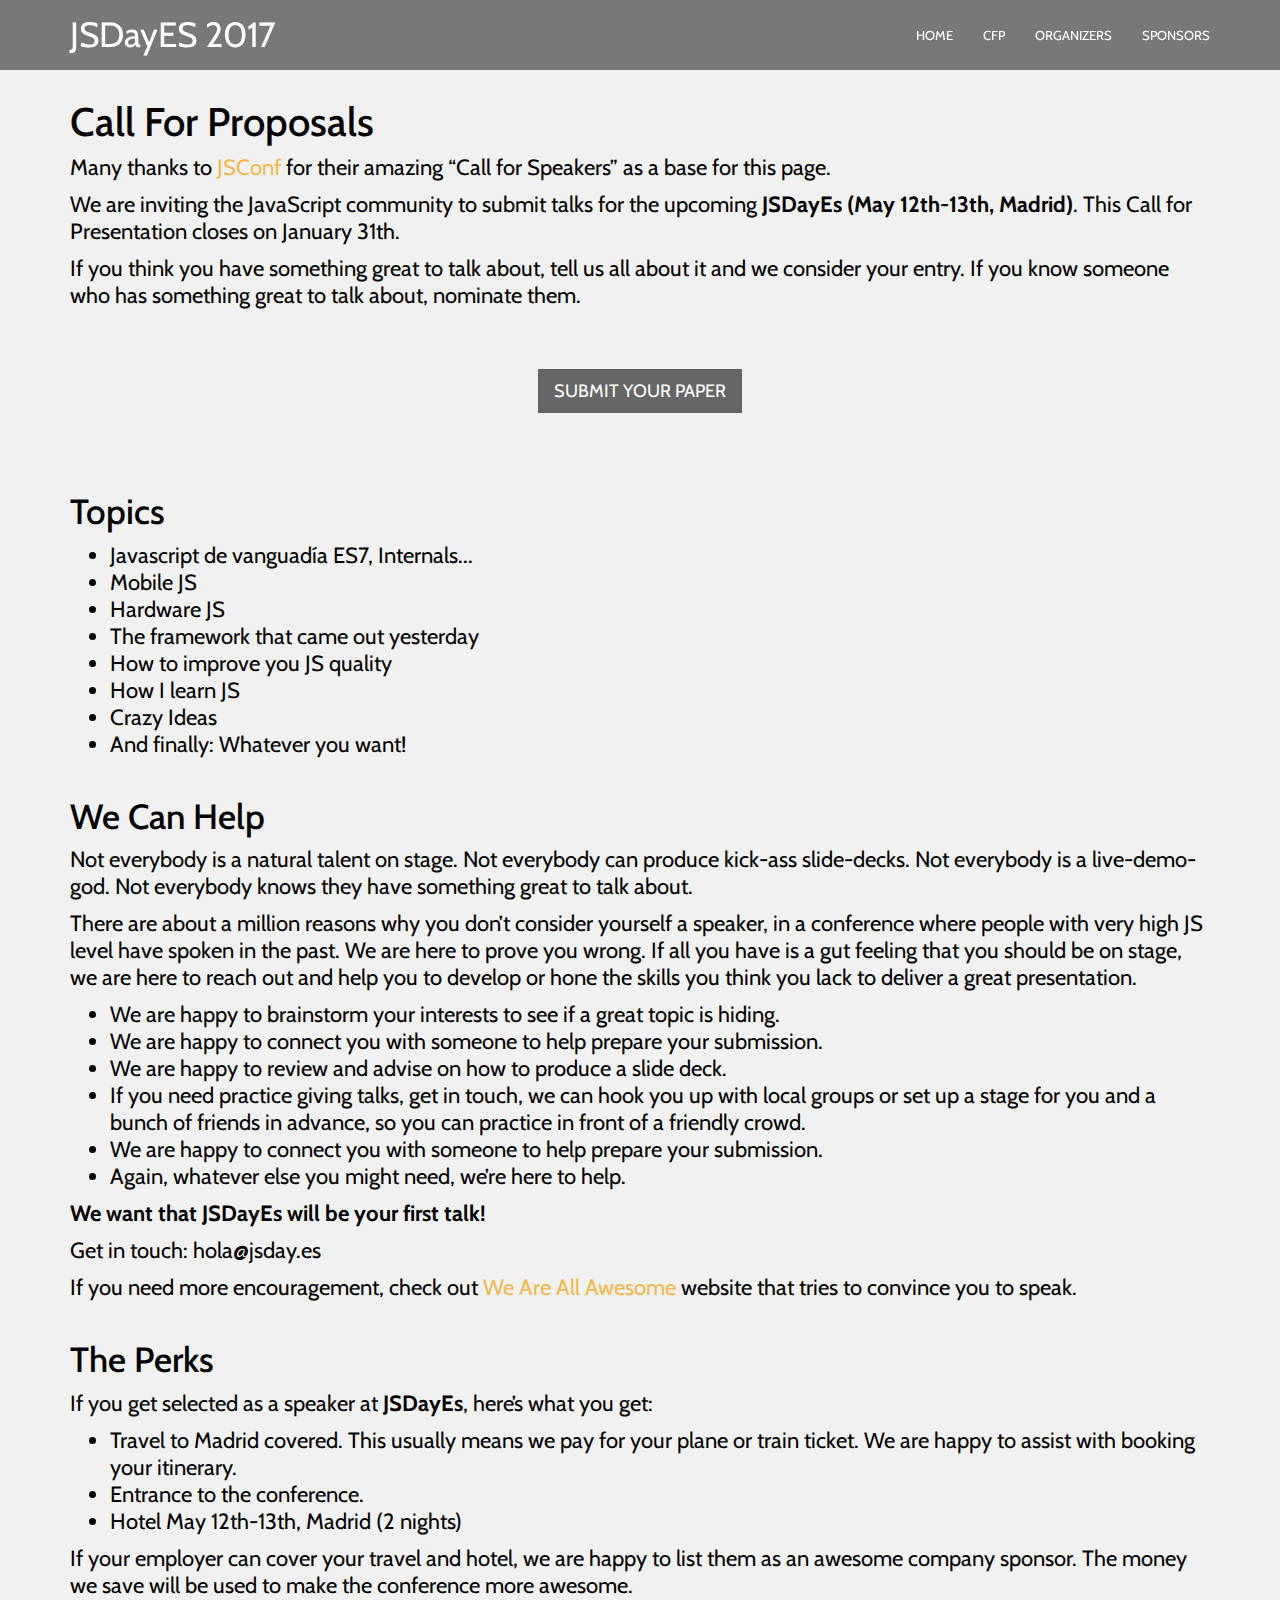
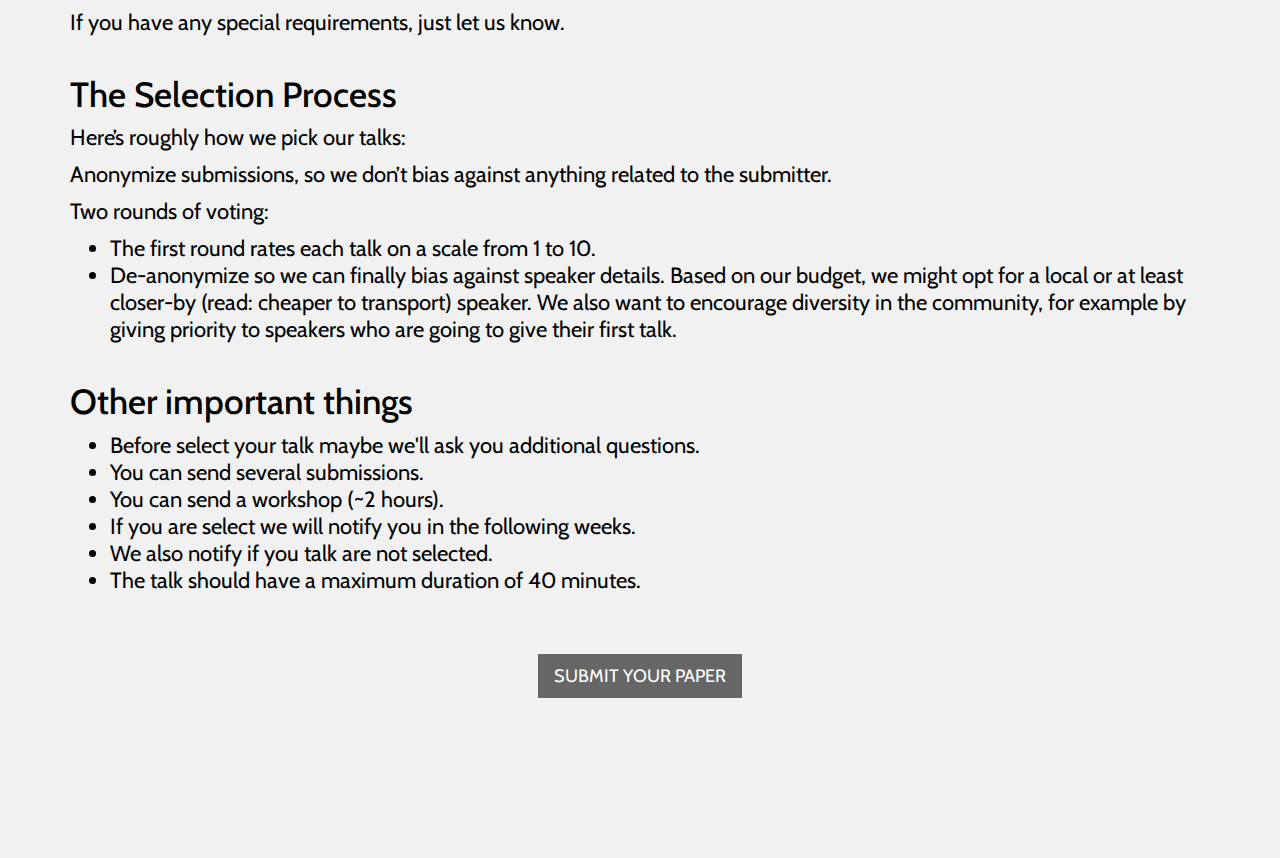
<file: call-for-proposals-en.html>
<!DOCTYPE html><html lang="en"><head><meta charset="utf-8"><meta http-equiv="X-UA-Compatible" content="IE=edge"><meta name="viewport" content="width=device-width, initial-scale=1"><title>Call for proposals</title><link rel="stylesheet" href="//fonts.googleapis.com/css?family=Raleway:400,600,500,700"><link rel="stylesheet" href="//fonts.googleapis.com/css?family=Cabin:400,400italic,500,600"><link rel="stylesheet" href="//fonts.googleapis.com/css?family=Great+Vibes"><link rel="stylesheet" href="/css/main.css"></head><body data-spy="scroll" class="lang-en"><nav class="navbar navbar-default navbar-fixed-top"><div class="container"><div class="navbar-header"><button type="button" class="navbar-toggle collapsed" data-toggle="collapse" data-target="#navbar" aria-controls="navbar"><span class="sr-only">Change navigation state</span> <span class="icon-bar"></span> <span class="icon-bar"></span> <span class="icon-bar"></span></button> <a class="navbar-brand" href="#">JSDayES 2017</a></div><div id="navbar" class="navbar-collapse collapse"><ul class="nav navbar-nav scroll-to navbar-right"><li><a href="/#home">Home</a></li><li><a href="/#proposals">CfP</a></li><li><a href="/#organizers">Organizers</a></li><li><a href="/#sponsors">Sponsors</a></li></ul></div></div></nav><div class="cfp-page"><div class="container"><h1>Call For Proposals</h1><p>Many thanks to <a target="_blank" href="http://jsconf.eu">JSConf</a> for their amazing “Call for Speakers” as a base for this page.</p><p>We are inviting the JavaScript community to submit talks for the upcoming <strong>JSDayEs (May 12th-13th, Madrid)</strong>. This Call for Presentation closes on January 31th.</p><p>If you think you have something great to talk about, tell us all about it and we consider your entry. If you know someone who has something great to talk about, nominate them.</p><p class="submit-talk"><a target="_blank" href="https://www.koliseo.com/jsdayes/jsdayes-2017/r4p/5765283616653312#/" class="btn btn-dark btn-lg">Submit your paper</a></p><h2>Topics</h2><ul><li>Javascript de vanguadía ES7, Internals...</li><li>Mobile JS</li><li>Hardware JS</li><li>The framework that came out yesterday</li><li>How to improve you JS quality</li><li>How I learn JS</li><li>Crazy Ideas</li><li>And finally: Whatever you want!</li></ul><h2>We Can Help</h2><p>Not everybody is a natural talent on stage. Not everybody can produce kick-ass slide-decks. Not everybody is a live-demo-god. Not everybody knows they have something great to talk about.</p><p>There are about a million reasons why you don’t consider yourself a speaker, in a conference where people with very high JS level have spoken in the past. We are here to prove you wrong. If all you have is a gut feeling that you should be on stage, we are here to reach out and help you to develop or hone the skills you think you lack to deliver a great presentation.</p><ul><li>We are happy to brainstorm your interests to see if a great topic is hiding.</li><li>We are happy to connect you with someone to help prepare your submission.</li><li>We are happy to review and advise on how to produce a slide deck.</li><li>If you need practice giving talks, get in touch, we can hook you up with local groups or set up a stage for you and a bunch of friends in advance, so you can practice in front of a friendly crowd.</li><li>We are happy to connect you with someone to help prepare your submission.</li><li>Again, whatever else you might need, we’re here to help.</li></ul><p><strong>We want that JSDayEs will be your first talk!</strong></p><p>Get in touch: hola@jsday.es</p><p>If you need more encouragement, check out <a target="_blank" href="http://weareallaweso.me/">We Are All Awesome</a> website that tries to convince you to speak.</p><h2>The Perks</h2><p>If you get selected as a speaker at <strong>JSDayEs</strong>, here’s what you get:</p><ul><li>Travel to Madrid covered. This usually means we pay for your plane or train ticket. We are happy to assist with booking your itinerary.</li><li>Entrance to the conference.</li><li>Hotel May 12th-13th, Madrid (2 nights)</li></ul><p>If your employer can cover your travel and hotel, we are happy to list them as an awesome company sponsor. The money we save will be used to make the conference more awesome.</p><p>If you have any special requirements, just let us know.</p><h2>The Selection Process</h2><p>Here’s roughly how we pick our talks:</p><p>Anonymize submissions, so we don’t bias against anything related to the submitter.</p><p>Two rounds of voting:</p><ul><li>The first round rates each talk on a scale from 1 to 10.</li><li>De-anonymize so we can finally bias against speaker details. Based on our budget, we might opt for a local or at least closer-by (read: cheaper to transport) speaker. We also want to encourage diversity in the community, for example by giving priority to speakers who are going to give their first talk.</li></ul><h2>Other important things</h2><ul><li>Before select your talk maybe we'll ask you additional questions.</li><li>You can send several submissions.</li><li>You can send a workshop (~2 hours).</li><li>If you are select we will notify you in the following weeks.</li><li>We also notify if you talk are not selected.</li><li>The talk should have a maximum duration of 40 minutes.</li></ul><p class="submit-talk"><a target="_blank" href="https://www.koliseo.com/jsdayes/jsdayes-2017/r4p/5765283616653312#/" class="btn btn-dark btn-lg">Submit your paper</a></p></div></div></body></html>
</file>
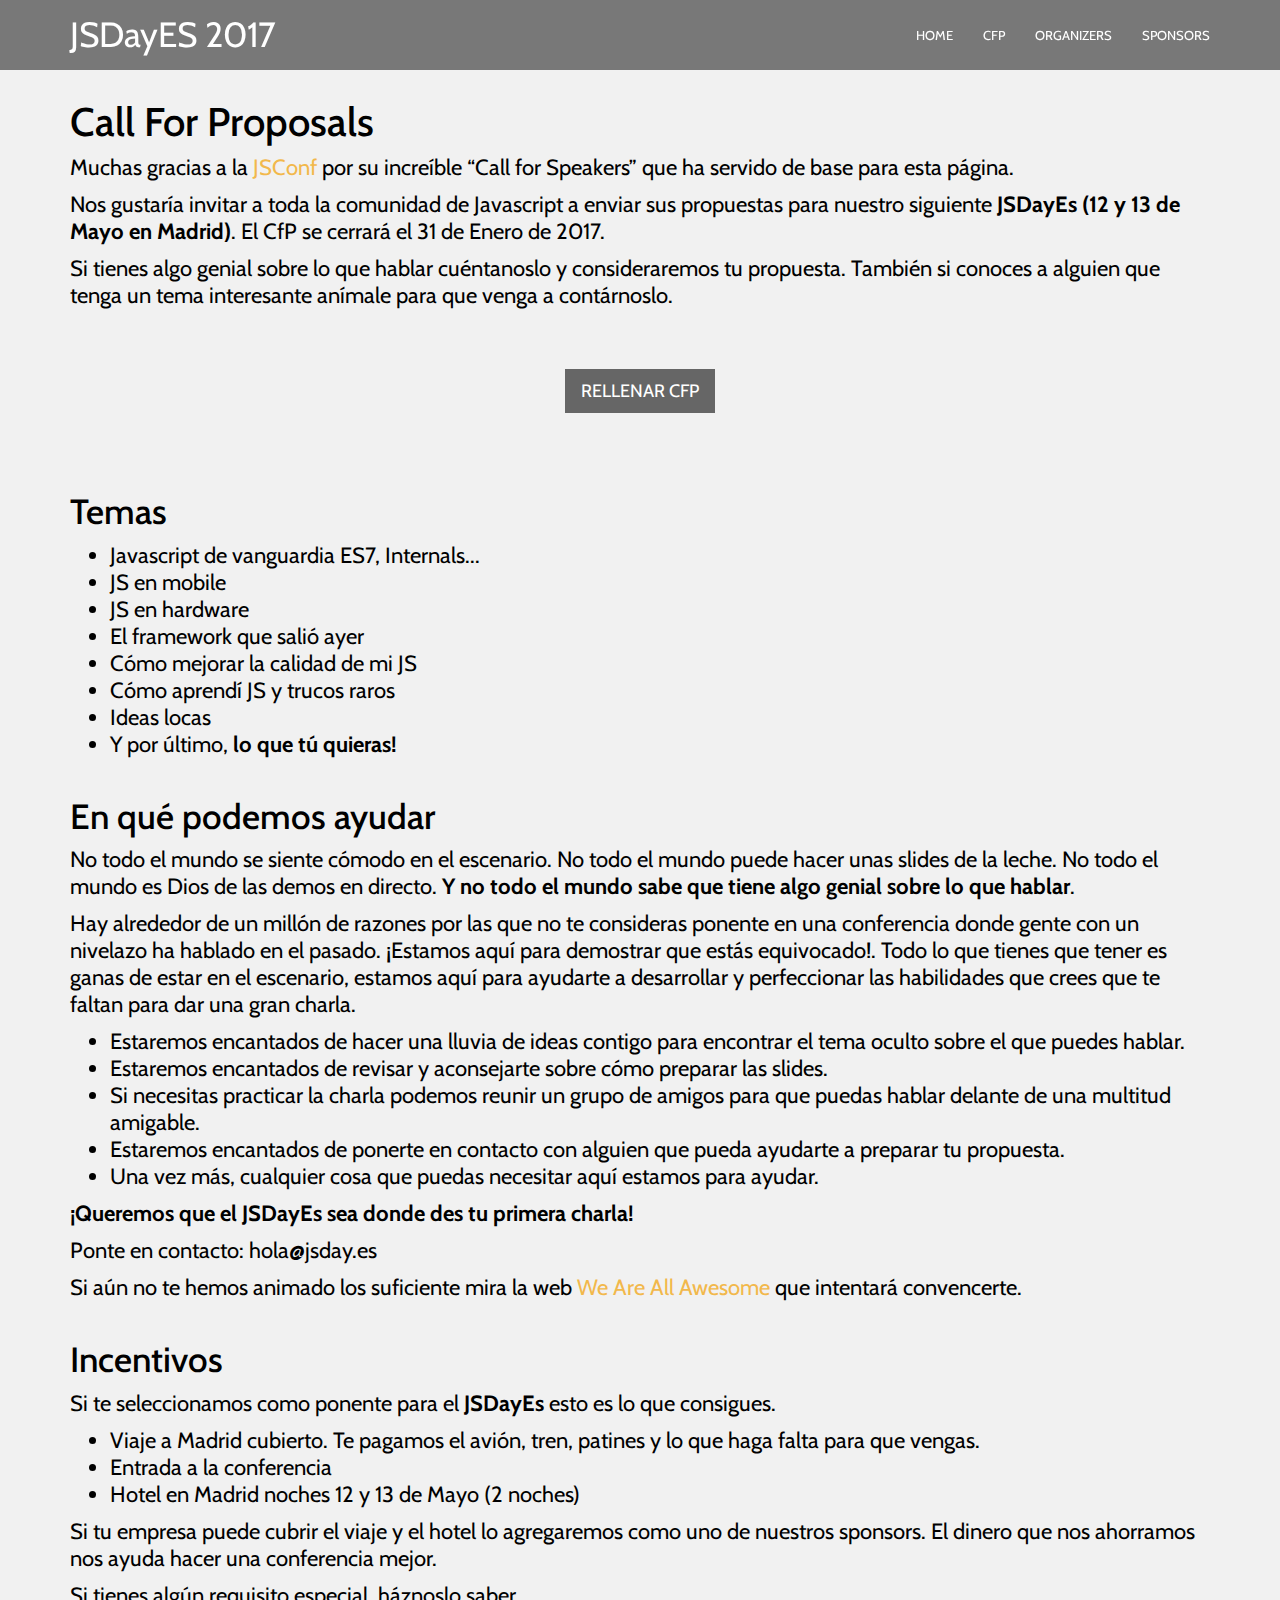
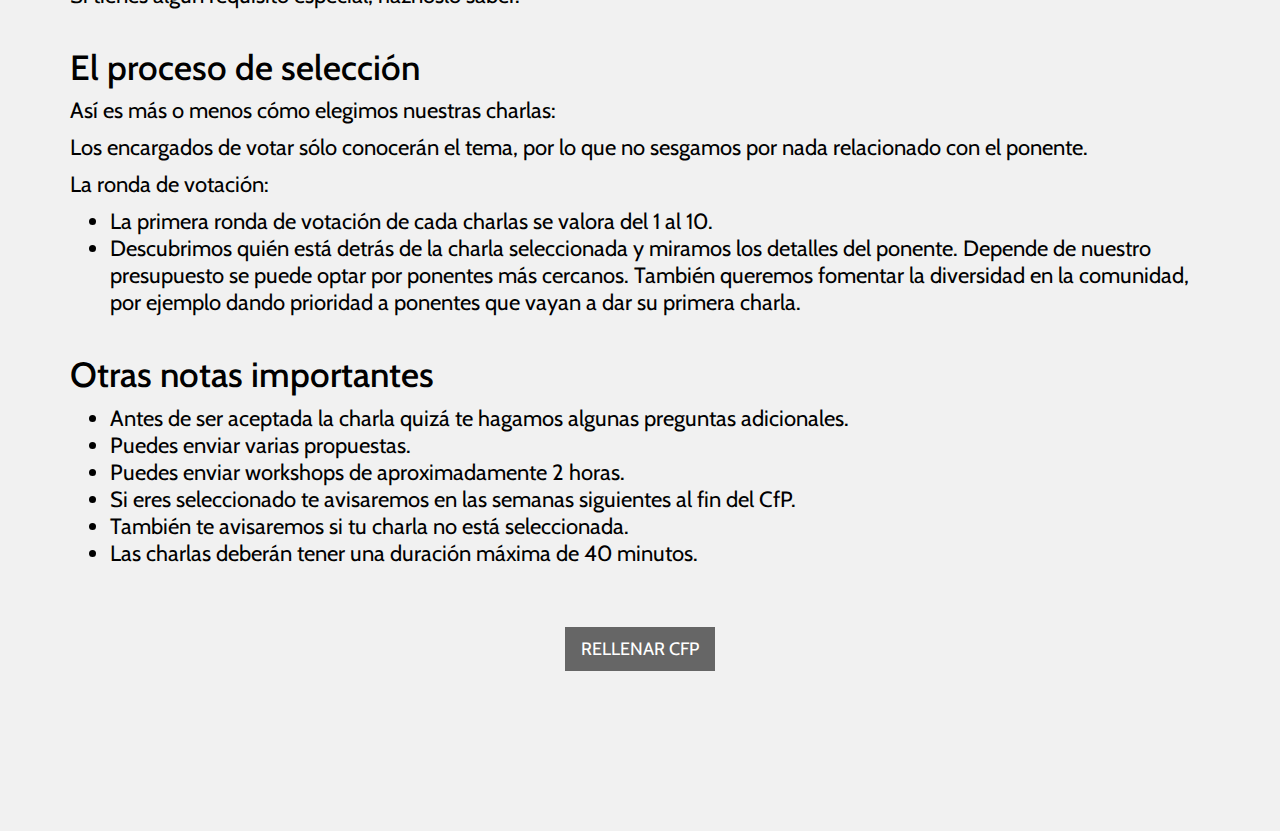
<file: call-for-proposals-es.html>
<!DOCTYPE html><html lang="en"><head><meta charset="utf-8"><meta http-equiv="X-UA-Compatible" content="IE=edge"><meta name="viewport" content="width=device-width, initial-scale=1"><title>Call for proposals</title><link rel="stylesheet" href="//fonts.googleapis.com/css?family=Raleway:400,600,500,700"><link rel="stylesheet" href="//fonts.googleapis.com/css?family=Cabin:400,400italic,500,600"><link rel="stylesheet" href="//fonts.googleapis.com/css?family=Great+Vibes"><link rel="stylesheet" href="/css/main.css"></head><body data-spy="scroll" class="lang-en"><nav class="navbar navbar-default navbar-fixed-top"><div class="container"><div class="navbar-header"><button type="button" class="navbar-toggle collapsed" data-toggle="collapse" data-target="#navbar" aria-controls="navbar"><span class="sr-only">Change navigation state</span> <span class="icon-bar"></span> <span class="icon-bar"></span> <span class="icon-bar"></span></button> <a class="navbar-brand" href="#">JSDayES 2017</a></div><div id="navbar" class="navbar-collapse collapse"><ul class="nav navbar-nav scroll-to navbar-right"><li><a href="/#home">Home</a></li><li><a href="/#proposals">CfP</a></li><li><a href="/#organizers">Organizers</a></li><li><a href="/#sponsors">Sponsors</a></li></ul></div></div></nav><div class="cfp-page"><div class="container"><h1>Call For Proposals</h1><p>Muchas gracias a la <a target="_blank" href="http://jsconf.eu">JSConf</a> por su increíble “Call for Speakers” que ha servido de base para esta página.</p><p>Nos gustaría invitar a toda la comunidad de Javascript a enviar sus propuestas para nuestro siguiente <strong>JSDayEs (12 y 13 de Mayo en Madrid)</strong>. El CfP se cerrará el 31 de Enero de 2017.</p><p>Si tienes algo genial sobre lo que hablar cuéntanoslo y consideraremos tu propuesta. También si conoces a alguien que tenga un tema interesante anímale para que venga a contárnoslo.</p><p class="submit-talk"><a target="_blank" href="https://www.koliseo.com/jsdayes/jsdayes-2017/r4p/5765283616653312#/" class="btn btn-dark btn-lg">Rellenar CfP</a></p><h2>Temas</h2><ul><li>Javascript de vanguardia ES7, Internals...</li><li>JS en mobile</li><li>JS en hardware</li><li>El framework que salió ayer</li><li>Cómo mejorar la calidad de mi JS</li><li>Cómo aprendí JS y trucos raros</li><li>Ideas locas</li><li>Y por último, <strong>lo que tú quieras!</strong></li></ul><h2>En qué podemos ayudar</h2><p>No todo el mundo se siente cómodo en el escenario. No todo el mundo puede hacer unas slides de la leche. No todo el mundo es Dios de las demos en directo. <strong>Y no todo el mundo sabe que tiene algo genial sobre lo que hablar</strong>.</p><p>Hay alrededor de un millón de razones por las que no te consideras ponente en una conferencia donde gente con un nivelazo ha hablado en el pasado. ¡Estamos aquí para demostrar que estás equivocado!. Todo lo que tienes que tener es ganas de estar en el escenario, estamos aquí para ayudarte a desarrollar y perfeccionar las habilidades que crees que te faltan para dar una gran charla.</p><ul><li>Estaremos encantados de hacer una lluvia de ideas contigo para encontrar el tema oculto sobre el que puedes hablar.</li><li>Estaremos encantados de revisar y aconsejarte sobre cómo preparar las slides.</li><li>Si necesitas practicar la charla podemos reunir un grupo de amigos para que puedas hablar delante de una multitud amigable.</li><li>Estaremos encantados de ponerte en contacto con alguien que pueda ayudarte a preparar tu propuesta.</li><li>Una vez más, cualquier cosa que puedas necesitar aquí estamos para ayudar.</li></ul><p><strong>¡Queremos que el JSDayEs sea donde des tu primera charla!</strong></p><p>Ponte en contacto: hola@jsday.es</p><p>Si aún no te hemos animado los suficiente mira la web <a target="_blank" href="http://weareallaweso.me/">We Are All Awesome</a> que intentará convencerte.</p><h2>Incentivos</h2><p>Si te seleccionamos como ponente para el <strong>JSDayEs</strong> esto es lo que consigues.</p><ul><li>Viaje a Madrid cubierto. Te pagamos el avión, tren, patines y lo que haga falta para que vengas.</li><li>Entrada a la conferencia</li><li>Hotel en Madrid noches 12 y 13 de Mayo (2 noches)</li></ul><p>Si tu empresa puede cubrir el viaje y el hotel lo agregaremos como uno de nuestros sponsors. El dinero que nos ahorramos nos ayuda hacer una conferencia mejor.</p><p>Si tienes algún requisito especial, háznoslo saber.</p><h2>El proceso de selección</h2><p>Así es más o menos cómo elegimos nuestras charlas:</p><p>Los encargados de votar sólo conocerán el tema, por lo que no sesgamos por nada relacionado con el ponente.</p><p>La ronda de votación:</p><ul><li>La primera ronda de votación de cada charlas se valora del 1 al 10.</li><li>Descubrimos quién está detrás de la charla seleccionada y miramos los detalles del ponente. Depende de nuestro presupuesto se puede optar por ponentes más cercanos. También queremos fomentar la diversidad en la comunidad, por ejemplo dando prioridad a ponentes que vayan a dar su primera charla.</li></ul><h2>Otras notas importantes</h2><ul><li>Antes de ser aceptada la charla quizá te hagamos algunas preguntas adicionales.</li><li>Puedes enviar varias propuestas.</li><li>Puedes enviar workshops de aproximadamente 2 horas.</li><li>Si eres seleccionado te avisaremos en las semanas siguientes al fin del CfP.</li><li>También te avisaremos si tu charla no está seleccionada.</li><li>Las charlas deberán tener una duración máxima de 40 minutos.</li></ul><p class="submit-talk"><a target="_blank" href="https://www.koliseo.com/jsdayes/jsdayes-2017/r4p/5765283616653312#/" class="btn btn-dark btn-lg">Rellenar CfP</a></p></div></div></body></html>
</file>
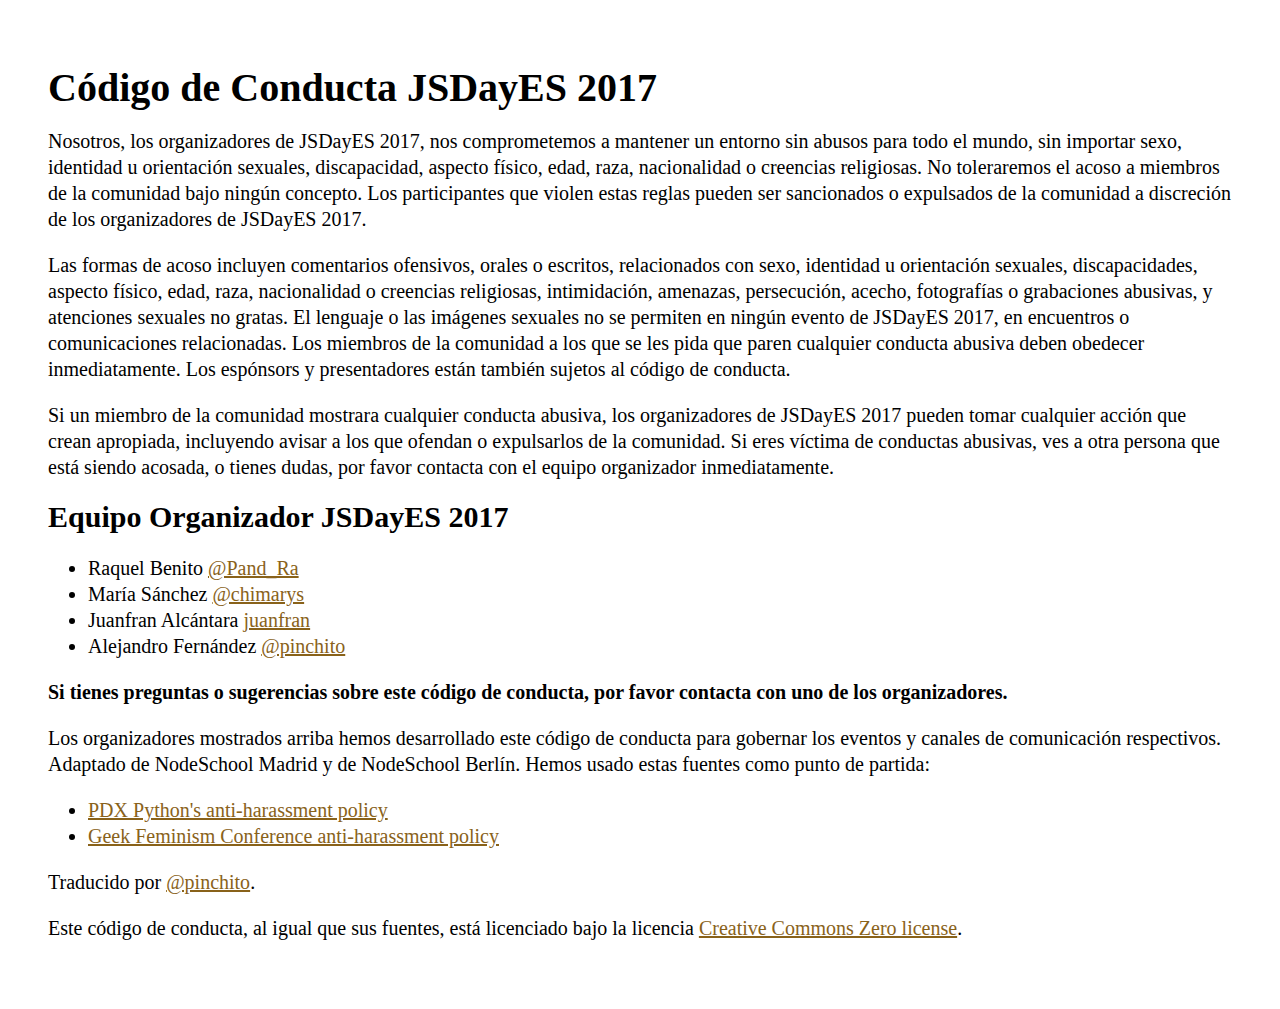
<file: codeofconduct.html>
<!DOCTYPE html><html lang="es"><head><meta charset="utf-8"><meta http-equiv="X-UA-Compatible" content="IE=edge"><meta name="viewport" content="width=device-width, initial-scale=1"><title>JSDayES 2017: Código de Conducta</title><link rel="stylesheet" href="css/main-conduct.css"></head><body class="codigoPage"><h1>Código de Conducta JSDayES 2017</h1><p>Nosotros, los organizadores de JSDayES 2017, nos comprometemos a mantener un entorno sin abusos para todo el mundo, sin importar sexo, identidad u orientación sexuales, discapacidad, aspecto físico, edad, raza, nacionalidad o creencias religiosas. No toleraremos el acoso a miembros de la comunidad bajo ningún concepto. Los participantes que violen estas reglas pueden ser sancionados o expulsados de la comunidad a discreción de los organizadores de JSDayES 2017.</p><p>Las formas de acoso incluyen comentarios ofensivos, orales o escritos, relacionados con sexo, identidad u orientación sexuales, discapacidades, aspecto físico, edad, raza, nacionalidad o creencias religiosas, intimidación, amenazas, persecución, acecho, fotografías o grabaciones abusivas, y atenciones sexuales no gratas. El lenguaje o las imágenes sexuales no se permiten en ningún evento de JSDayES 2017, en encuentros o comunicaciones relacionadas. Los miembros de la comunidad a los que se les pida que paren cualquier conducta abusiva deben obedecer inmediatamente. Los espónsors y presentadores están también sujetos al código de conducta.</p><p>Si un miembro de la comunidad mostrara cualquier conducta abusiva, los organizadores de JSDayES 2017 pueden tomar cualquier acción que crean apropiada, incluyendo avisar a los que ofendan o expulsarlos de la comunidad. Si eres víctima de conductas abusivas, ves a otra persona que está siendo acosada, o tienes dudas, por favor contacta con el equipo organizador inmediatamente.</p><h2>Equipo Organizador JSDayES 2017</h2><ul><li>Raquel Benito <a href="https://twitter.com/Pand_Ra">@Pand_Ra</a></li><li>María Sánchez <a href="https://twitter.com/chimarys">@chimarys</a></li><li>Juanfran Alcántara <a href="https://github.com/juanfran/">juanfran</a></li><li>Alejandro Fernández <a href="https://twitter.com/pinchito">@pinchito</a></li></ul><p><strong>Si tienes preguntas o sugerencias sobre este código de conducta, por favor contacta con uno de los organizadores.</strong></p><p>Los organizadores mostrados arriba hemos desarrollado este código de conducta para gobernar los eventos y canales de comunicación respectivos. Adaptado de NodeSchool Madrid y de NodeSchool Berlín. Hemos usado estas fuentes como punto de partida:</p><ul><li><a href="http://www.meetup.com/pdxpython/pages/Code_of_Conduct/">PDX Python's anti-harassment policy</a></li><li><a href="http://geekfeminism.wikia.com/wiki/Conference_anti-harassment/Policy">Geek Feminism Conference anti-harassment policy</a></li></ul><p>Traducido por <a href="https://twitter.com/pinchito">@pinchito</a>.</p><p>Este código de conducta, al igual que sus fuentes, está licenciado bajo la licencia <a href="http://creativecommons.org/publicdomain/zero/1.0/">Creative Commons Zero license</a>.</p></body></html>
</file>
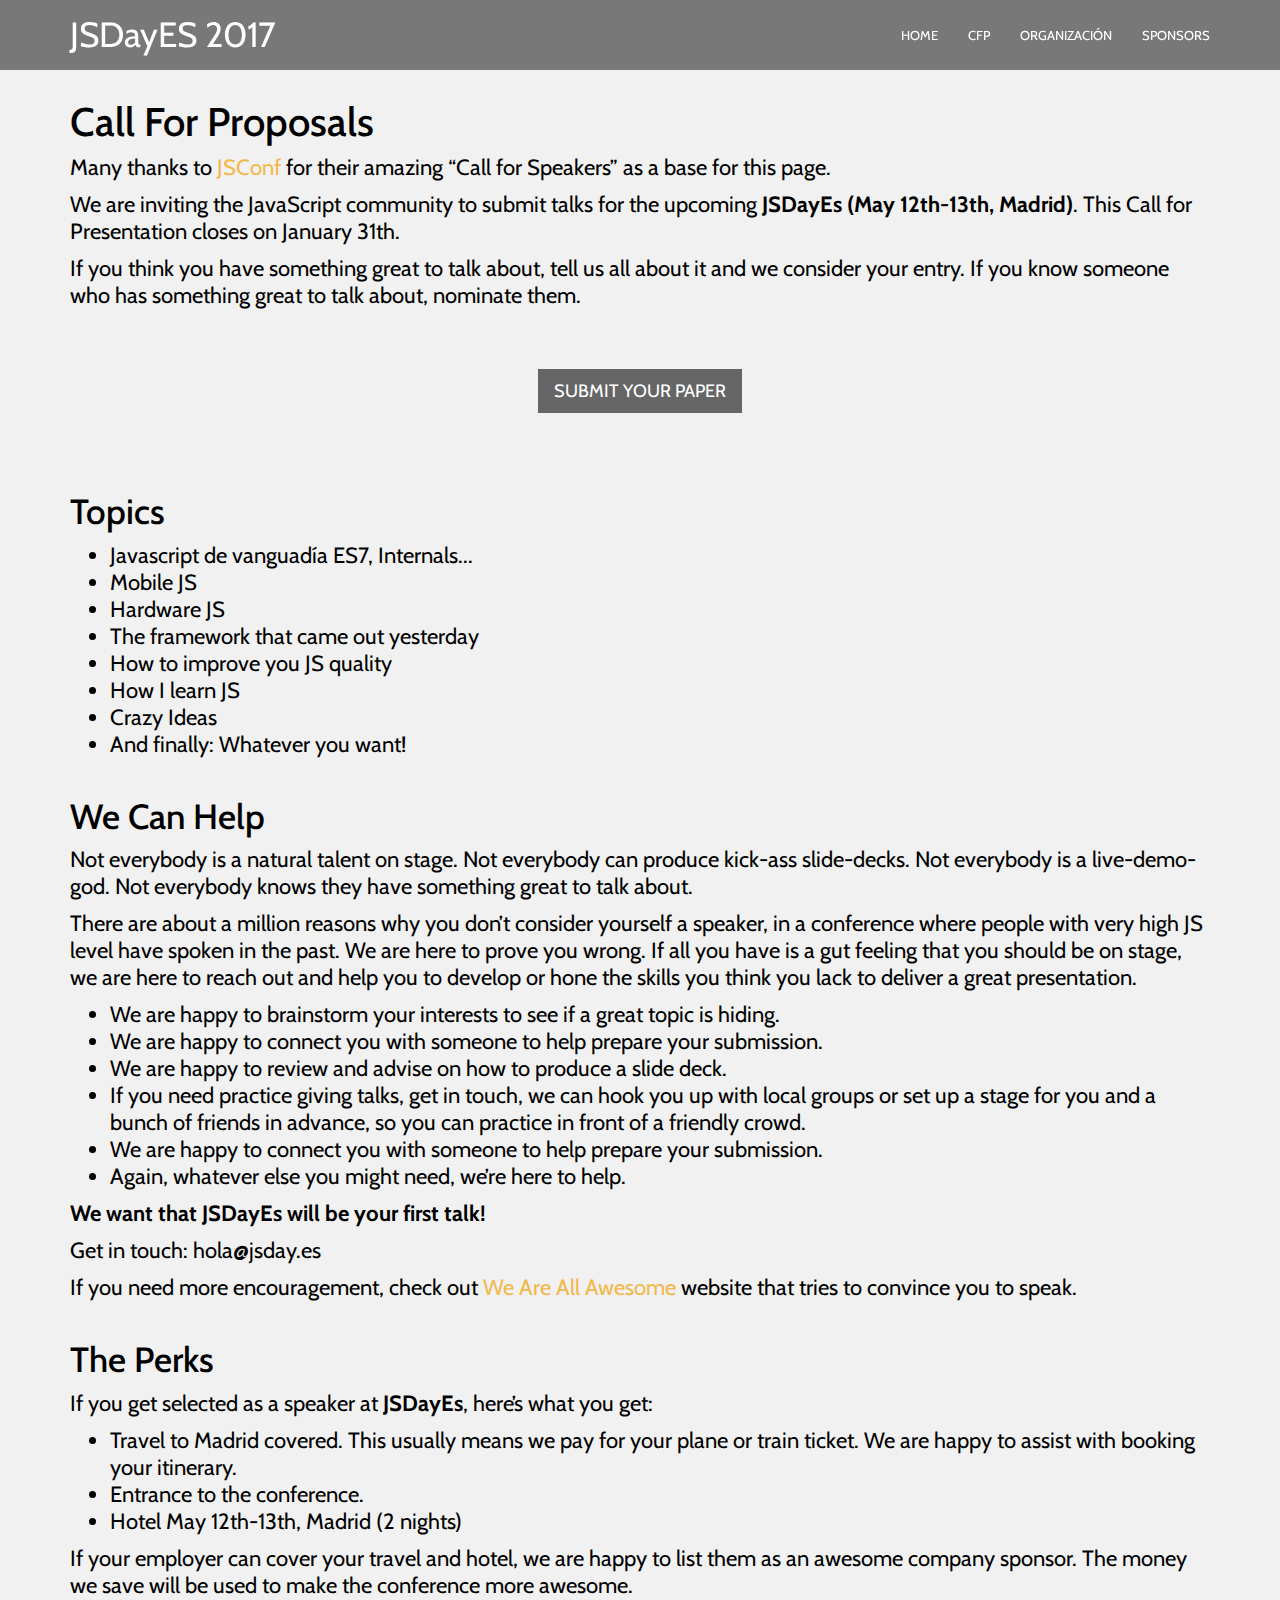
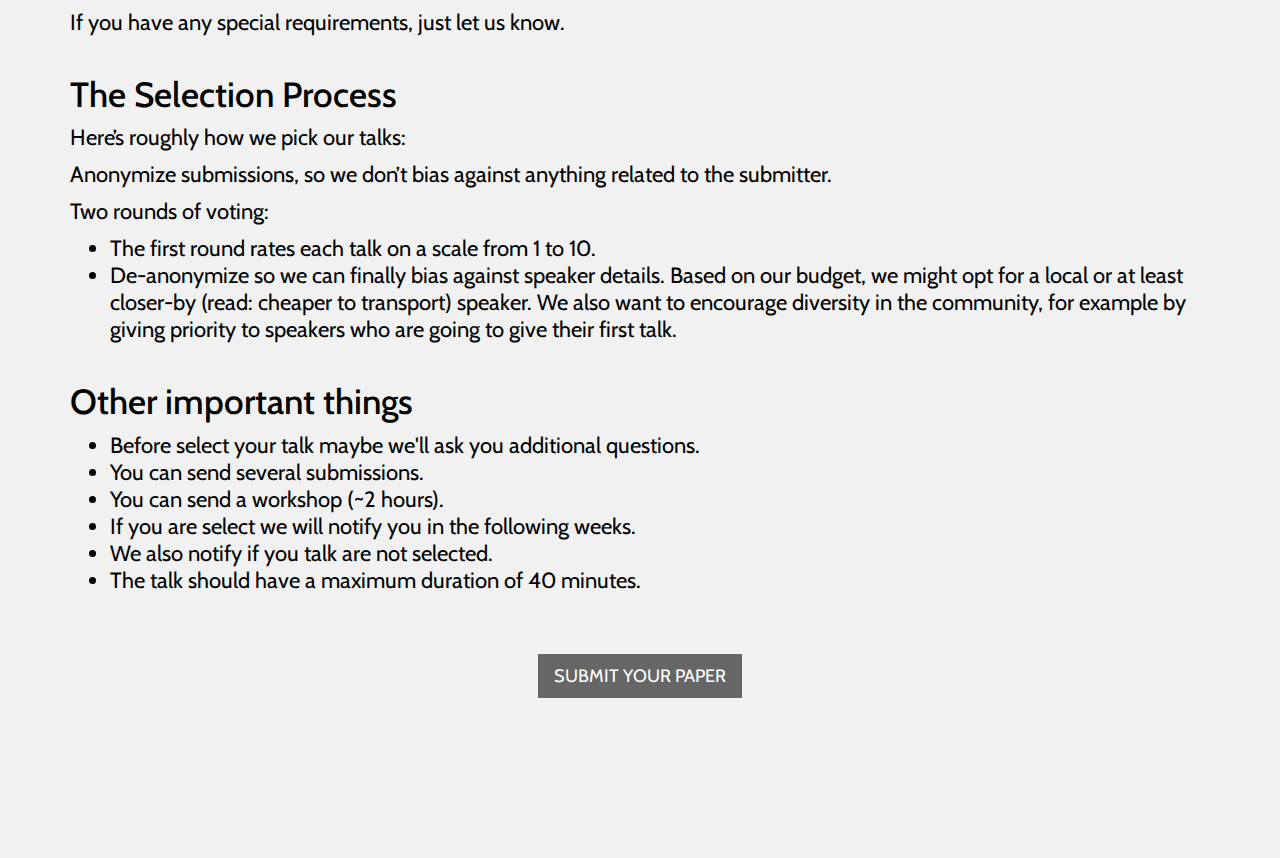
<file: es/call-for-proposals-en.html>
<!DOCTYPE html><html lang="es"><head><meta charset="utf-8"><meta http-equiv="X-UA-Compatible" content="IE=edge"><meta name="viewport" content="width=device-width, initial-scale=1"><title>Call for proposals</title><link rel="stylesheet" href="//fonts.googleapis.com/css?family=Raleway:400,600,500,700"><link rel="stylesheet" href="//fonts.googleapis.com/css?family=Cabin:400,400italic,500,600"><link rel="stylesheet" href="//fonts.googleapis.com/css?family=Great+Vibes"><link rel="stylesheet" href="/css/main.css"></head><body data-spy="scroll" class="lang-es"><nav class="navbar navbar-default navbar-fixed-top"><div class="container"><div class="navbar-header"><button type="button" class="navbar-toggle collapsed" data-toggle="collapse" data-target="#navbar" aria-controls="navbar"><span class="sr-only">Cambiar estado navegación</span> <span class="icon-bar"></span> <span class="icon-bar"></span> <span class="icon-bar"></span></button> <a class="navbar-brand" href="#">JSDayES 2017</a></div><div id="navbar" class="navbar-collapse collapse"><ul class="nav navbar-nav scroll-to navbar-right"><li><a href="/#home">Home</a></li><li><a href="/#proposals">CfP</a></li><li><a href="/#organizers">Organización</a></li><li><a href="/#sponsors">Sponsors</a></li></ul></div></div></nav><div class="cfp-page"><div class="container"><h1>Call For Proposals</h1><p>Many thanks to <a target="_blank" href="http://jsconf.eu">JSConf</a> for their amazing “Call for Speakers” as a base for this page.</p><p>We are inviting the JavaScript community to submit talks for the upcoming <strong>JSDayEs (May 12th-13th, Madrid)</strong>. This Call for Presentation closes on January 31th.</p><p>If you think you have something great to talk about, tell us all about it and we consider your entry. If you know someone who has something great to talk about, nominate them.</p><p class="submit-talk"><a target="_blank" href="https://www.koliseo.com/jsdayes/jsdayes-2017/r4p/5765283616653312#/" class="btn btn-dark btn-lg">Submit your paper</a></p><h2>Topics</h2><ul><li>Javascript de vanguadía ES7, Internals...</li><li>Mobile JS</li><li>Hardware JS</li><li>The framework that came out yesterday</li><li>How to improve you JS quality</li><li>How I learn JS</li><li>Crazy Ideas</li><li>And finally: Whatever you want!</li></ul><h2>We Can Help</h2><p>Not everybody is a natural talent on stage. Not everybody can produce kick-ass slide-decks. Not everybody is a live-demo-god. Not everybody knows they have something great to talk about.</p><p>There are about a million reasons why you don’t consider yourself a speaker, in a conference where people with very high JS level have spoken in the past. We are here to prove you wrong. If all you have is a gut feeling that you should be on stage, we are here to reach out and help you to develop or hone the skills you think you lack to deliver a great presentation.</p><ul><li>We are happy to brainstorm your interests to see if a great topic is hiding.</li><li>We are happy to connect you with someone to help prepare your submission.</li><li>We are happy to review and advise on how to produce a slide deck.</li><li>If you need practice giving talks, get in touch, we can hook you up with local groups or set up a stage for you and a bunch of friends in advance, so you can practice in front of a friendly crowd.</li><li>We are happy to connect you with someone to help prepare your submission.</li><li>Again, whatever else you might need, we’re here to help.</li></ul><p><strong>We want that JSDayEs will be your first talk!</strong></p><p>Get in touch: hola@jsday.es</p><p>If you need more encouragement, check out <a target="_blank" href="http://weareallaweso.me/">We Are All Awesome</a> website that tries to convince you to speak.</p><h2>The Perks</h2><p>If you get selected as a speaker at <strong>JSDayEs</strong>, here’s what you get:</p><ul><li>Travel to Madrid covered. This usually means we pay for your plane or train ticket. We are happy to assist with booking your itinerary.</li><li>Entrance to the conference.</li><li>Hotel May 12th-13th, Madrid (2 nights)</li></ul><p>If your employer can cover your travel and hotel, we are happy to list them as an awesome company sponsor. The money we save will be used to make the conference more awesome.</p><p>If you have any special requirements, just let us know.</p><h2>The Selection Process</h2><p>Here’s roughly how we pick our talks:</p><p>Anonymize submissions, so we don’t bias against anything related to the submitter.</p><p>Two rounds of voting:</p><ul><li>The first round rates each talk on a scale from 1 to 10.</li><li>De-anonymize so we can finally bias against speaker details. Based on our budget, we might opt for a local or at least closer-by (read: cheaper to transport) speaker. We also want to encourage diversity in the community, for example by giving priority to speakers who are going to give their first talk.</li></ul><h2>Other important things</h2><ul><li>Before select your talk maybe we'll ask you additional questions.</li><li>You can send several submissions.</li><li>You can send a workshop (~2 hours).</li><li>If you are select we will notify you in the following weeks.</li><li>We also notify if you talk are not selected.</li><li>The talk should have a maximum duration of 40 minutes.</li></ul><p class="submit-talk"><a target="_blank" href="https://www.koliseo.com/jsdayes/jsdayes-2017/r4p/5765283616653312#/" class="btn btn-dark btn-lg">Submit your paper</a></p></div></div></body></html>
</file>
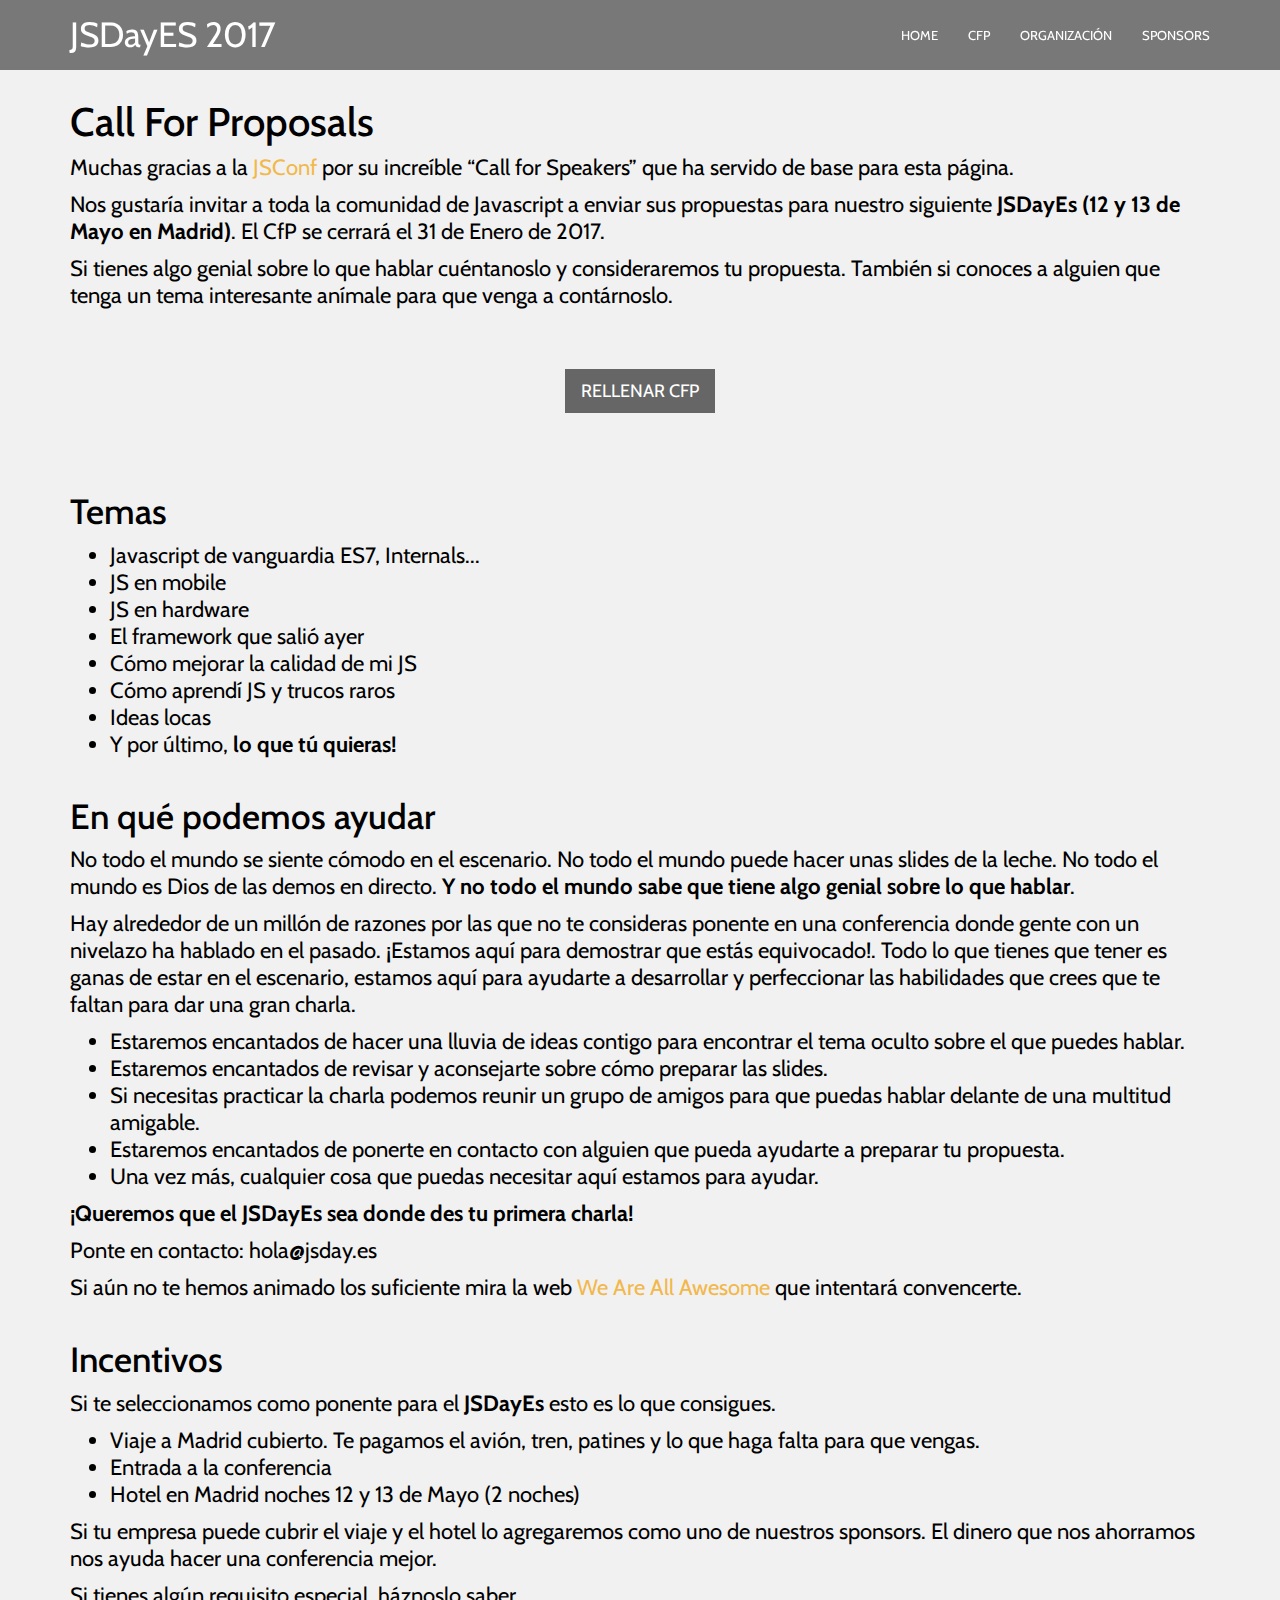
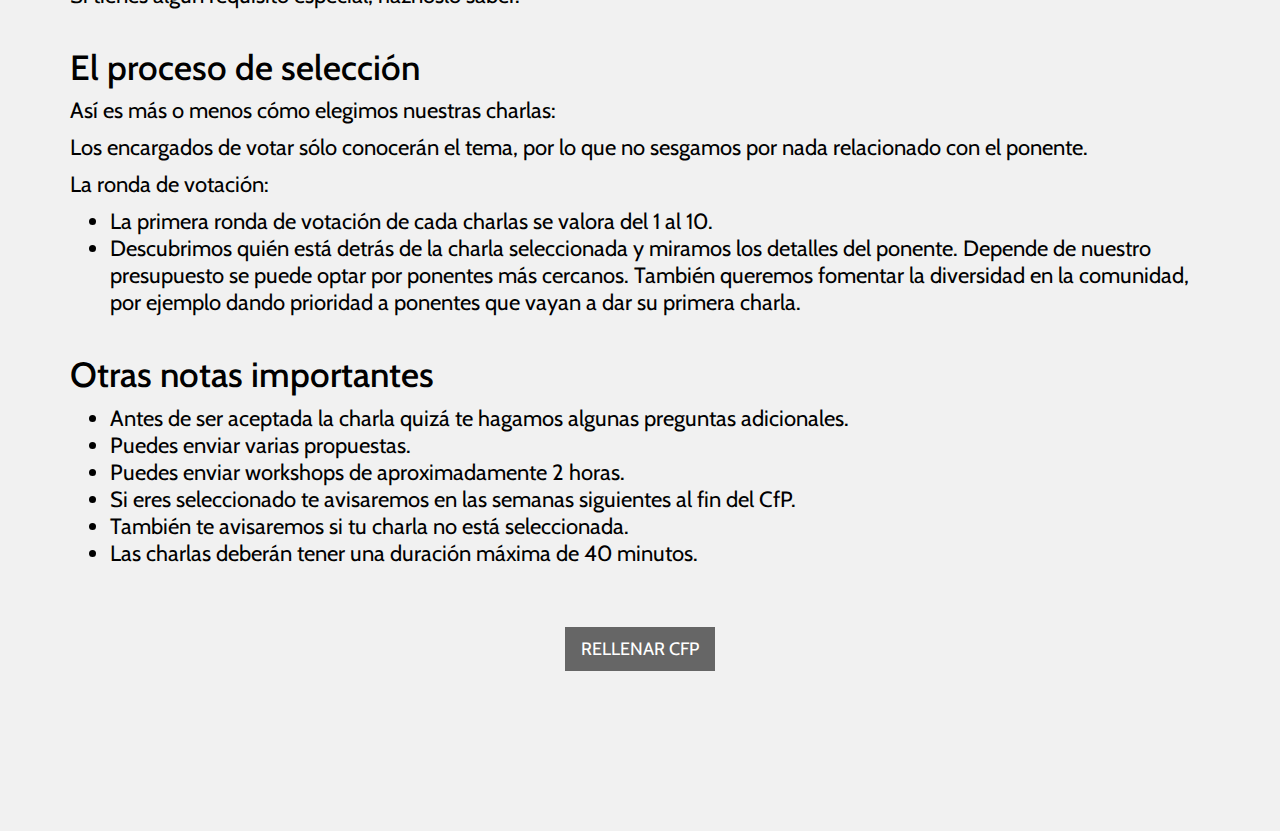
<file: es/call-for-proposals-es.html>
<!DOCTYPE html><html lang="es"><head><meta charset="utf-8"><meta http-equiv="X-UA-Compatible" content="IE=edge"><meta name="viewport" content="width=device-width, initial-scale=1"><title>Call for proposals</title><link rel="stylesheet" href="//fonts.googleapis.com/css?family=Raleway:400,600,500,700"><link rel="stylesheet" href="//fonts.googleapis.com/css?family=Cabin:400,400italic,500,600"><link rel="stylesheet" href="//fonts.googleapis.com/css?family=Great+Vibes"><link rel="stylesheet" href="/css/main.css"></head><body data-spy="scroll" class="lang-es"><nav class="navbar navbar-default navbar-fixed-top"><div class="container"><div class="navbar-header"><button type="button" class="navbar-toggle collapsed" data-toggle="collapse" data-target="#navbar" aria-controls="navbar"><span class="sr-only">Cambiar estado navegación</span> <span class="icon-bar"></span> <span class="icon-bar"></span> <span class="icon-bar"></span></button> <a class="navbar-brand" href="#">JSDayES 2017</a></div><div id="navbar" class="navbar-collapse collapse"><ul class="nav navbar-nav scroll-to navbar-right"><li><a href="/#home">Home</a></li><li><a href="/#proposals">CfP</a></li><li><a href="/#organizers">Organización</a></li><li><a href="/#sponsors">Sponsors</a></li></ul></div></div></nav><div class="cfp-page"><div class="container"><h1>Call For Proposals</h1><p>Muchas gracias a la <a target="_blank" href="http://jsconf.eu">JSConf</a> por su increíble “Call for Speakers” que ha servido de base para esta página.</p><p>Nos gustaría invitar a toda la comunidad de Javascript a enviar sus propuestas para nuestro siguiente <strong>JSDayEs (12 y 13 de Mayo en Madrid)</strong>. El CfP se cerrará el 31 de Enero de 2017.</p><p>Si tienes algo genial sobre lo que hablar cuéntanoslo y consideraremos tu propuesta. También si conoces a alguien que tenga un tema interesante anímale para que venga a contárnoslo.</p><p class="submit-talk"><a target="_blank" href="https://www.koliseo.com/jsdayes/jsdayes-2017/r4p/5765283616653312#/" class="btn btn-dark btn-lg">Rellenar CfP</a></p><h2>Temas</h2><ul><li>Javascript de vanguardia ES7, Internals...</li><li>JS en mobile</li><li>JS en hardware</li><li>El framework que salió ayer</li><li>Cómo mejorar la calidad de mi JS</li><li>Cómo aprendí JS y trucos raros</li><li>Ideas locas</li><li>Y por último, <strong>lo que tú quieras!</strong></li></ul><h2>En qué podemos ayudar</h2><p>No todo el mundo se siente cómodo en el escenario. No todo el mundo puede hacer unas slides de la leche. No todo el mundo es Dios de las demos en directo. <strong>Y no todo el mundo sabe que tiene algo genial sobre lo que hablar</strong>.</p><p>Hay alrededor de un millón de razones por las que no te consideras ponente en una conferencia donde gente con un nivelazo ha hablado en el pasado. ¡Estamos aquí para demostrar que estás equivocado!. Todo lo que tienes que tener es ganas de estar en el escenario, estamos aquí para ayudarte a desarrollar y perfeccionar las habilidades que crees que te faltan para dar una gran charla.</p><ul><li>Estaremos encantados de hacer una lluvia de ideas contigo para encontrar el tema oculto sobre el que puedes hablar.</li><li>Estaremos encantados de revisar y aconsejarte sobre cómo preparar las slides.</li><li>Si necesitas practicar la charla podemos reunir un grupo de amigos para que puedas hablar delante de una multitud amigable.</li><li>Estaremos encantados de ponerte en contacto con alguien que pueda ayudarte a preparar tu propuesta.</li><li>Una vez más, cualquier cosa que puedas necesitar aquí estamos para ayudar.</li></ul><p><strong>¡Queremos que el JSDayEs sea donde des tu primera charla!</strong></p><p>Ponte en contacto: hola@jsday.es</p><p>Si aún no te hemos animado los suficiente mira la web <a target="_blank" href="http://weareallaweso.me/">We Are All Awesome</a> que intentará convencerte.</p><h2>Incentivos</h2><p>Si te seleccionamos como ponente para el <strong>JSDayEs</strong> esto es lo que consigues.</p><ul><li>Viaje a Madrid cubierto. Te pagamos el avión, tren, patines y lo que haga falta para que vengas.</li><li>Entrada a la conferencia</li><li>Hotel en Madrid noches 12 y 13 de Mayo (2 noches)</li></ul><p>Si tu empresa puede cubrir el viaje y el hotel lo agregaremos como uno de nuestros sponsors. El dinero que nos ahorramos nos ayuda hacer una conferencia mejor.</p><p>Si tienes algún requisito especial, háznoslo saber.</p><h2>El proceso de selección</h2><p>Así es más o menos cómo elegimos nuestras charlas:</p><p>Los encargados de votar sólo conocerán el tema, por lo que no sesgamos por nada relacionado con el ponente.</p><p>La ronda de votación:</p><ul><li>La primera ronda de votación de cada charlas se valora del 1 al 10.</li><li>Descubrimos quién está detrás de la charla seleccionada y miramos los detalles del ponente. Depende de nuestro presupuesto se puede optar por ponentes más cercanos. También queremos fomentar la diversidad en la comunidad, por ejemplo dando prioridad a ponentes que vayan a dar su primera charla.</li></ul><h2>Otras notas importantes</h2><ul><li>Antes de ser aceptada la charla quizá te hagamos algunas preguntas adicionales.</li><li>Puedes enviar varias propuestas.</li><li>Puedes enviar workshops de aproximadamente 2 horas.</li><li>Si eres seleccionado te avisaremos en las semanas siguientes al fin del CfP.</li><li>También te avisaremos si tu charla no está seleccionada.</li><li>Las charlas deberán tener una duración máxima de 40 minutos.</li></ul><p class="submit-talk"><a target="_blank" href="https://www.koliseo.com/jsdayes/jsdayes-2017/r4p/5765283616653312#/" class="btn btn-dark btn-lg">Rellenar CfP</a></p></div></div></body></html>
</file>
<file: css/main-conduct.css>
.btn-yellow,.center-title p,.proposals .center-title p,body{color:#000}.logos,.organizers-slider,ul.speakers{list-style:none}.center-title h2{font-size:35px}.proposals-style li .detail .date{color:#222}.schedule-style li .detail .time{color:#815d18}.overImg{padding:3em 5em}.overImg h2{color:#fff}.overImg p{margin:1em 0}.welcome{margin-top:5em;padding:3em}table{background:#fff}table th{-background:#f2b84b;-background:rgba(242,184,75,.5);background:#fff;color:#333}.name{text-transform:none}[scope]{background-color:#f2b84b;color:#333}#clock p,#clock span{color:#000}.count-down-1{margin-bottom:4em}.img-logo,iframe{max-width:100%}#other-sponsor-mobile-table,#sponsor-mobile-table{display:none}.organizers-slider{margin-bottom:3em}.logos{margin:1em 0 4em;padding:0;display:-webkit-box;display:-moz-box;display:-ms-flexbox;display:-webkit-flex;display:flex;-webkit-flex-flow:row wrap;justify-content:center}.logos li{margin-bottom:1.5em;margin-right:20px;text-align:center}.logos li:last-child{margin-right:0}.codigo a{color:#89621a}.box{display:block;height:160px;padding:2em;background:#fff;border-radius:5px;-webkit-transform-style:preserve-3d;-moz-transform-style:preserve-3d;transform-style:preserve-3d}.box img{position:relative;top:50%;display:initial;-webkit-transform:translateY(-50%);-ms-transform:translateY(-50%);transform:translateY(-50%)}.pricing-simple{min-height:420px;margin:0 auto}.pricing-simple h3,.pricing-simple h4{margin:0;border-bottom:1px solid #D0D6DF;text-align:center}.pricing-simple p{font-size:1.7em}.pricing-simple a,.pricing-simple li,.pricing-simple p{color:#000}.pricing-simple .btn{font-size:1.7em;font-weight:700}.pricing-simple h3{color:#666;padding:20px;font-size:20px;font-weight:600}.pricing-simple h4{padding:30px 20px;color:#000;font-size:50px;font-weight:400;background-color:#fff}.koliseo-schedule{padding:1em;background:#fff}.koliseo-schedule a{color:#89621a}.koliseo-schedule a:hover{text-decoration:underline}.koliseo-schedule table{width:100%;background:0 0;border-bottom:1px solid #ddd}.koliseo-schedule th{background:0 0}.koliseo-schedule .ka-tabs{margin:0 0 1em;padding:0;list-style:none;border-bottom:2px solid #ddd}.koliseo-schedule .ka-tabs li{display:inline-block}#ka-user-info .ka-button{background-color:#f2b84b;border-color:#f2b84b}.koliseo-schedule tbody th{padding:.5em;background:#f2b84b;border-bottom:1px solid #ddd}.koliseo-schedule td{padding:.5em;border-bottom:1px solid #ddd;background:#fff}.ka-tab-a{display:block;padding:1em 2em}.ka-tab-a.selected{color:#000;background:#fff;border-bottom:2px solid #89621a;margin-bottom:-2px}.codigoPage a,.streaming-section a{color:#89621a}.ka-author-brief{height:auto;min-height:.7rem;white-space:normal}.social a i{margin:0}.streaming-section{padding-bottom:0;background-color:#fff}.streaming-section p{margin-top:1em}.streaming-section iframe{max-width:initial}.home-section+section{padding-top:80px}ul.speakers{display:flex;justify-content:flex-start;flex-wrap:wrap}.speakers>li{width:300px;margin:0 2em}.speakers .img-speaker-box{text-align:center}.speakers-section{padding-top:0;padding-bottom:50px;background-color:#fff}.speaker-bio{margin-top:1em}.img-speaker-box{margin-bottom:30px}.img-speaker-box img{margin-bottom:5px}.img-speaker-box h3{font-size:20px;font-weight:700;line-height:40px;margin:0 0 .3em}.img-speaker-box p{font-weight:400;font-size:13px}@media (max-width:768px){.welcome{padding:.5em 0}.logos li{display:inline-block;margin:1em 1em 0 0}.box img{display:initial}.speakers>li{margin:0 1em}.streaming-section iframe{max-width:100%}}@media (max-width:414px){#other-sponsor-table,#sponsor-table{display:none}#other-sponsor-mobile-table,#sponsor-mobile-table{display:initial}.welcome{padding:.5em 0}.overImg{padding:3em 1em}.logos{margin:0 0 2em;padding:0}.logos li{display:block;margin:1em 0}.box{height:auto;background:0 0}.box img{display:block;margin:0 auto;transform:initial}}#event-presentation{padding-top:80px}#tickets .workshop ul{padding-bottom:90px}#tickets .col-md-4>div{margin-bottom:20px}.list-inline.social{min-height:38px}@media (min-width:980px){#tickets .tickets-row{display:flex;justify-content:center}#tickets .col-md-4>div{margin-bottom:0}#tickets .tickets-row-1{margin-bottom:20px}}#schedule .kworkspace{overflow:auto;max-width:100%}@media (max-width:980px){.ka-table-td,.ka-table-th{min-width:auto}}.codigoPage{padding:2em;text-align:left;font-size:1.25em;line-height:1.3em}
</file>
